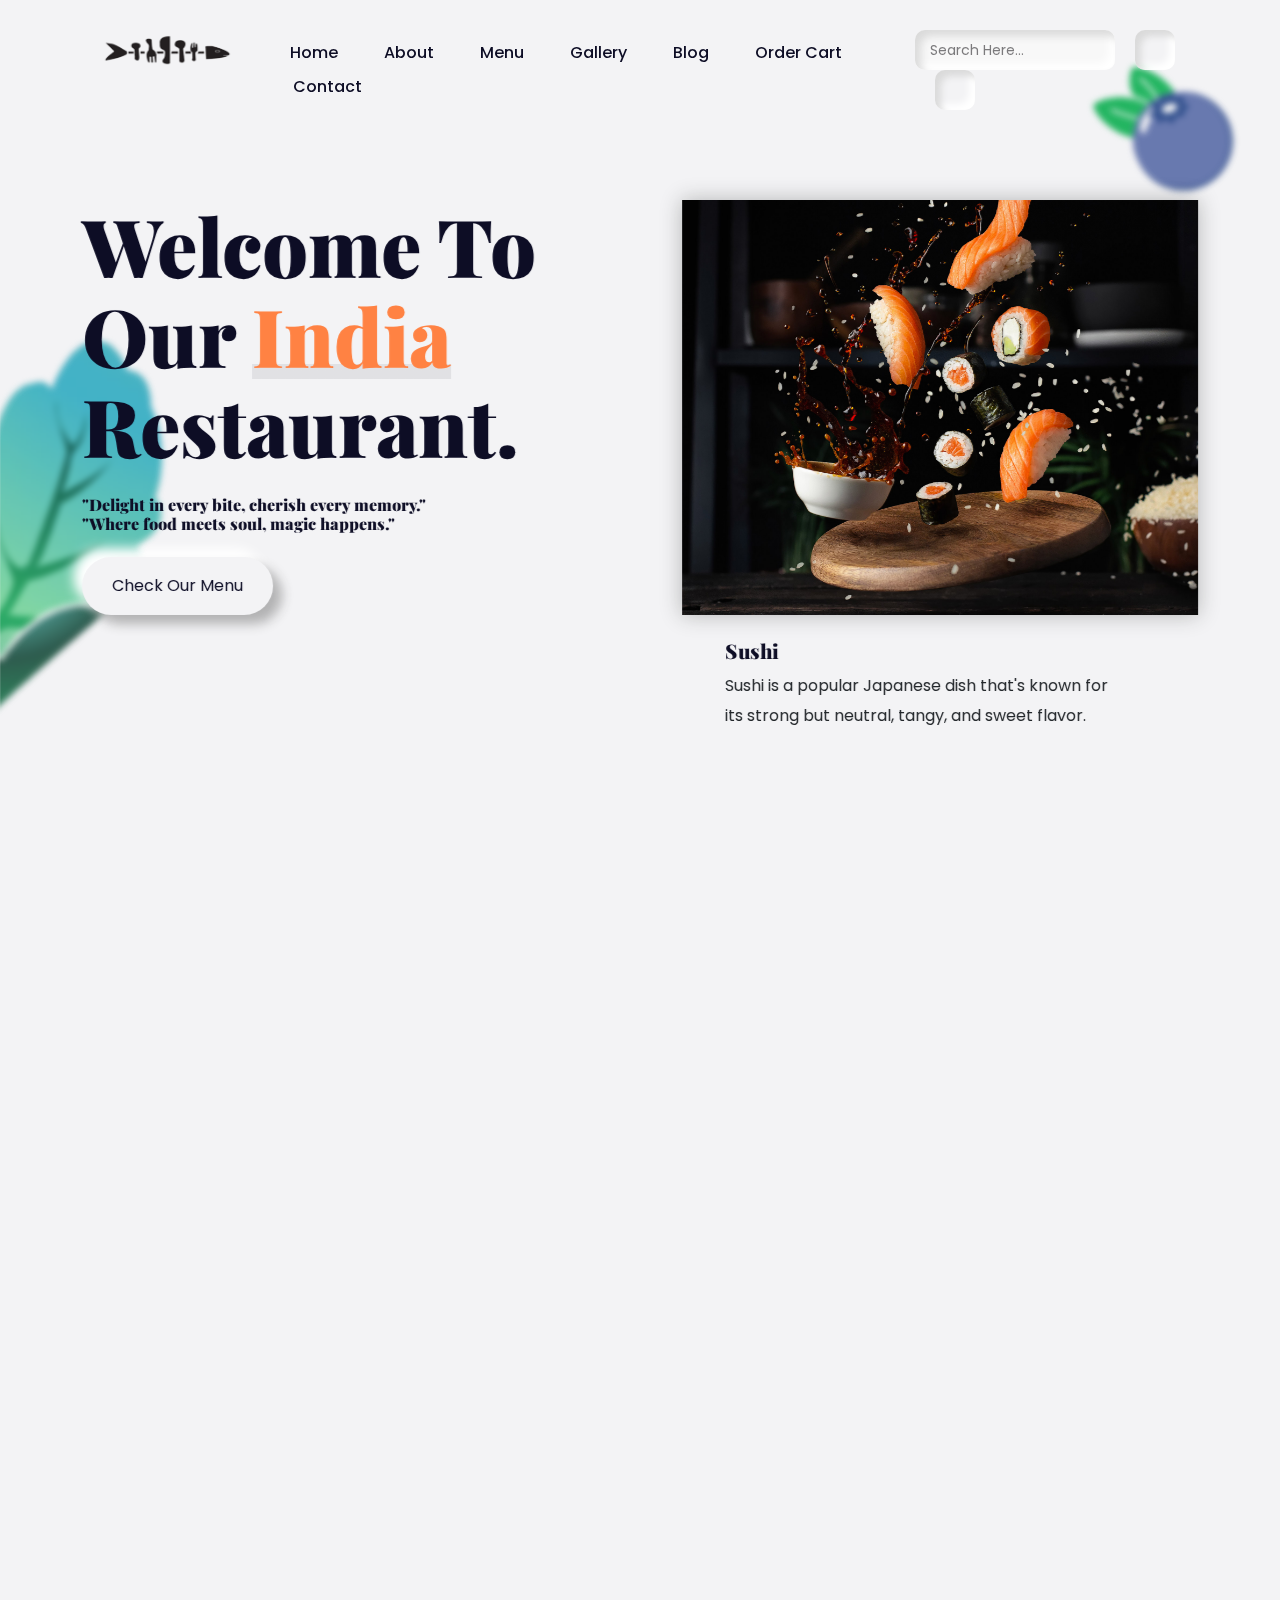
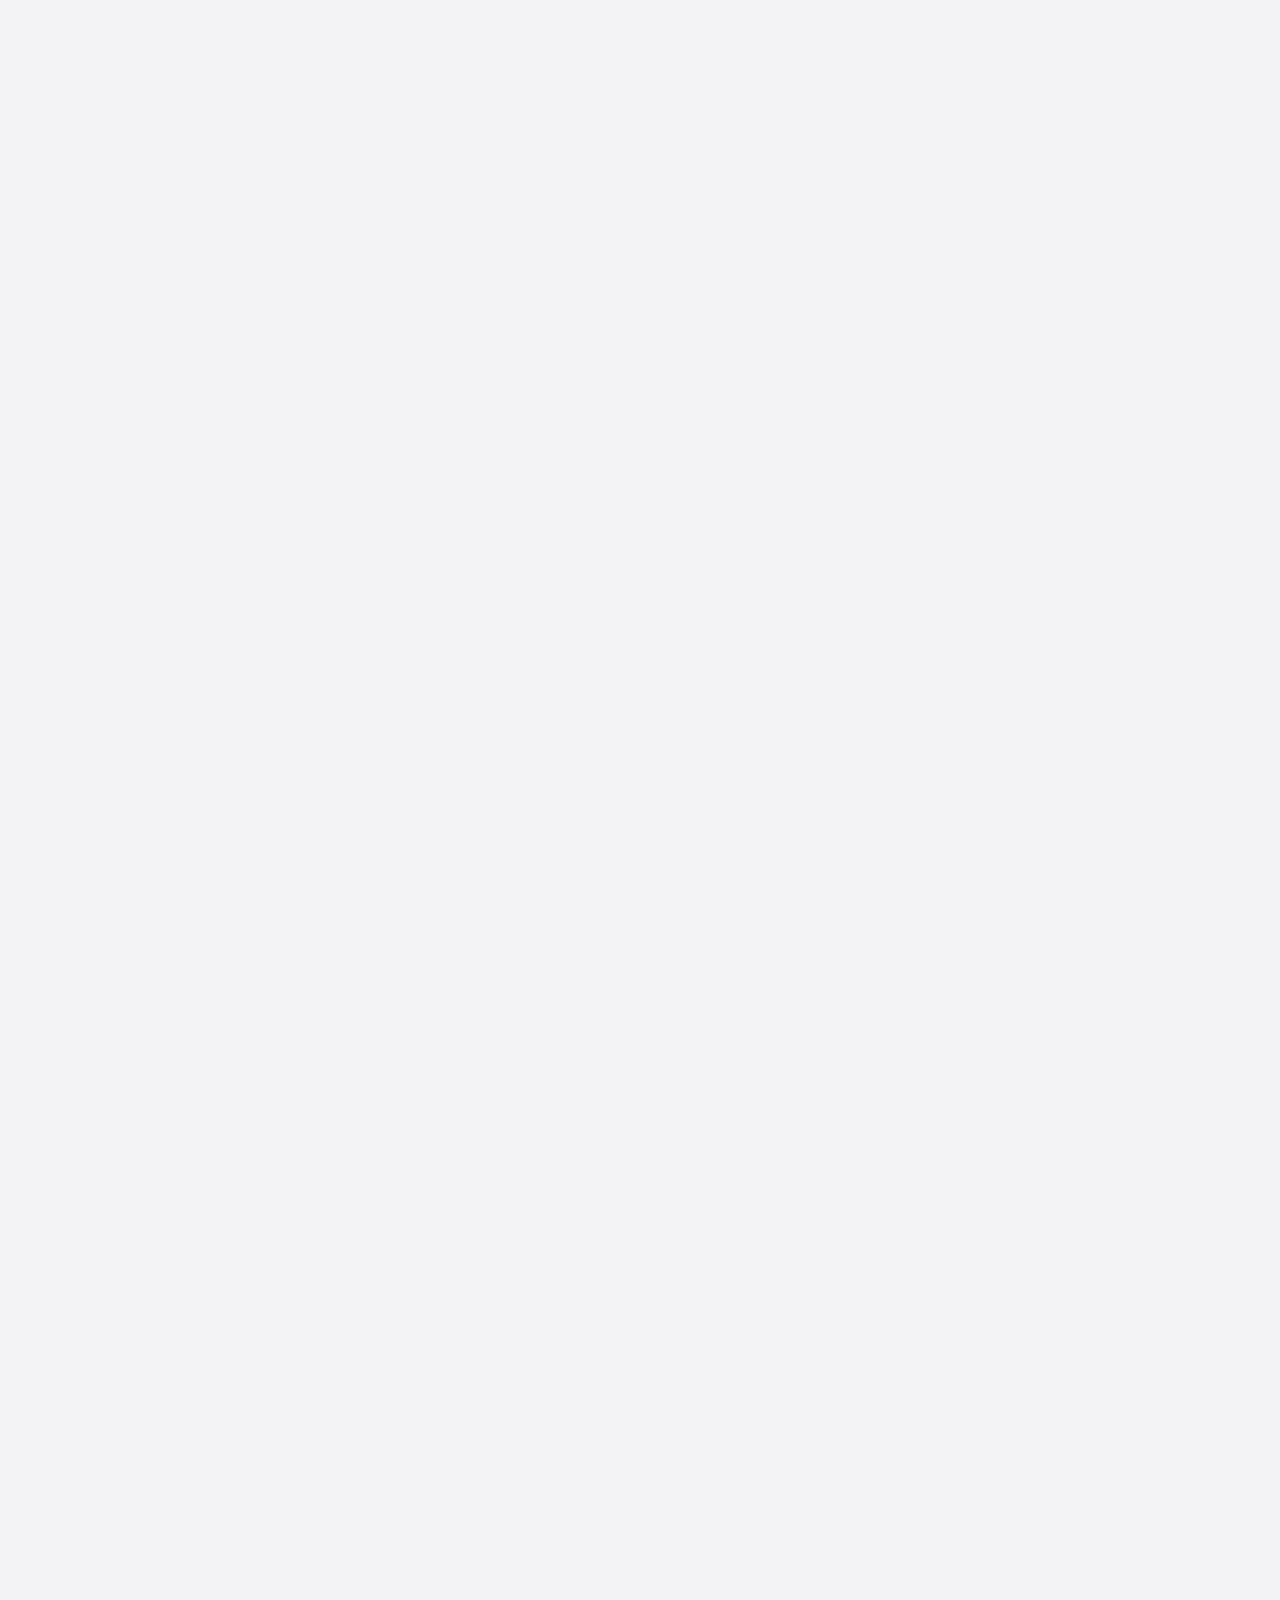
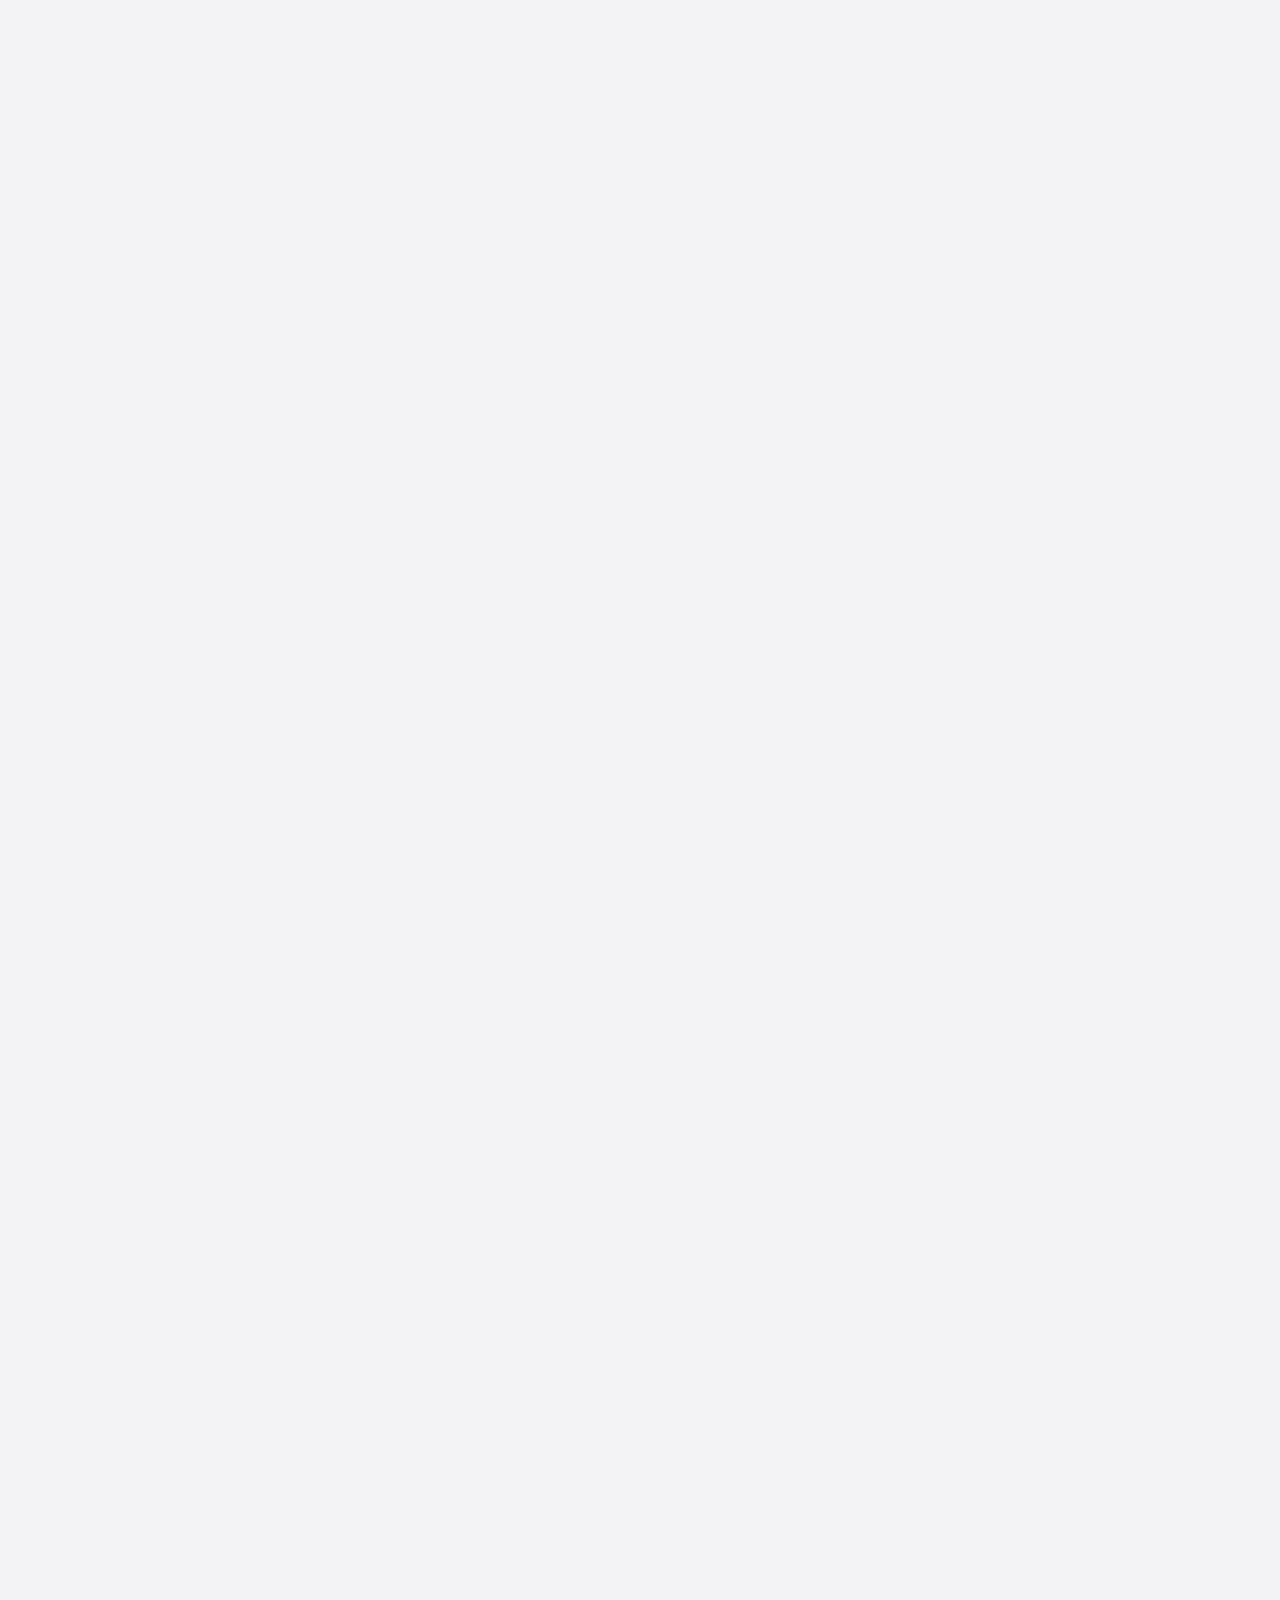
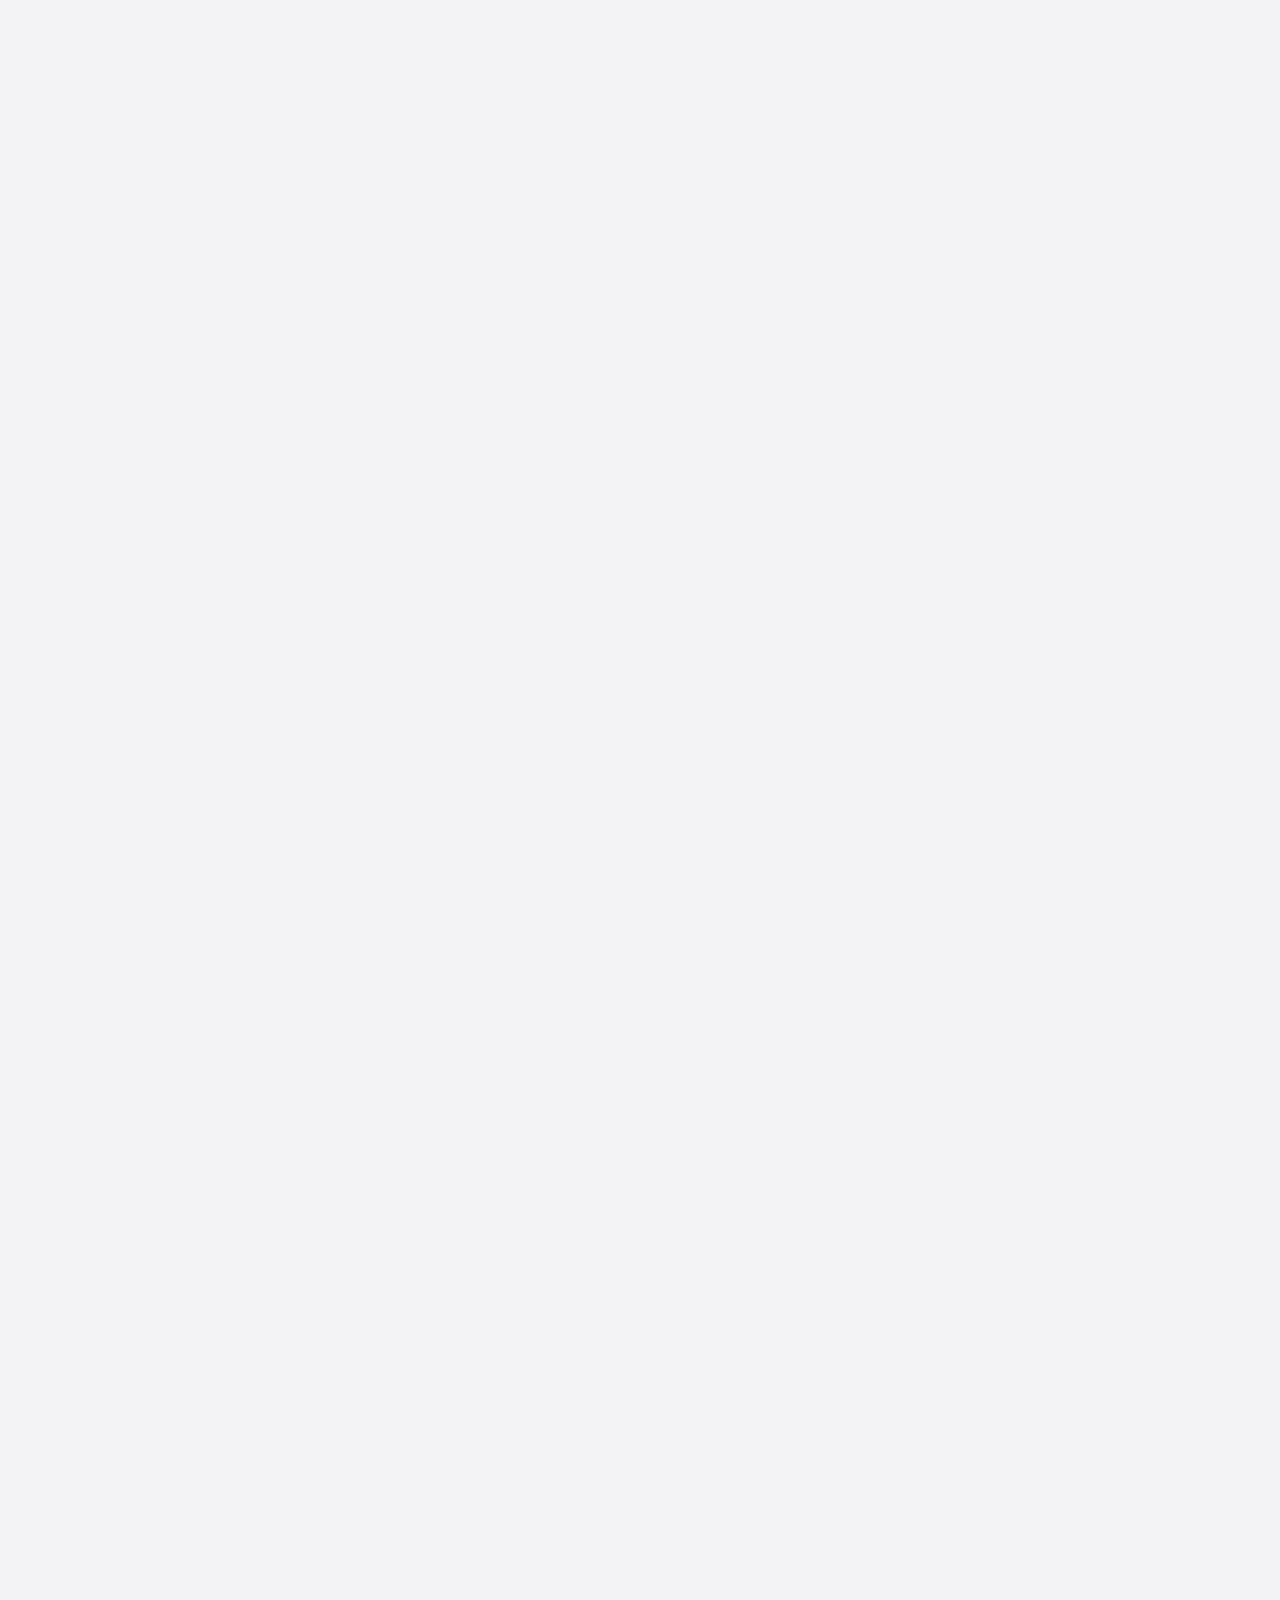
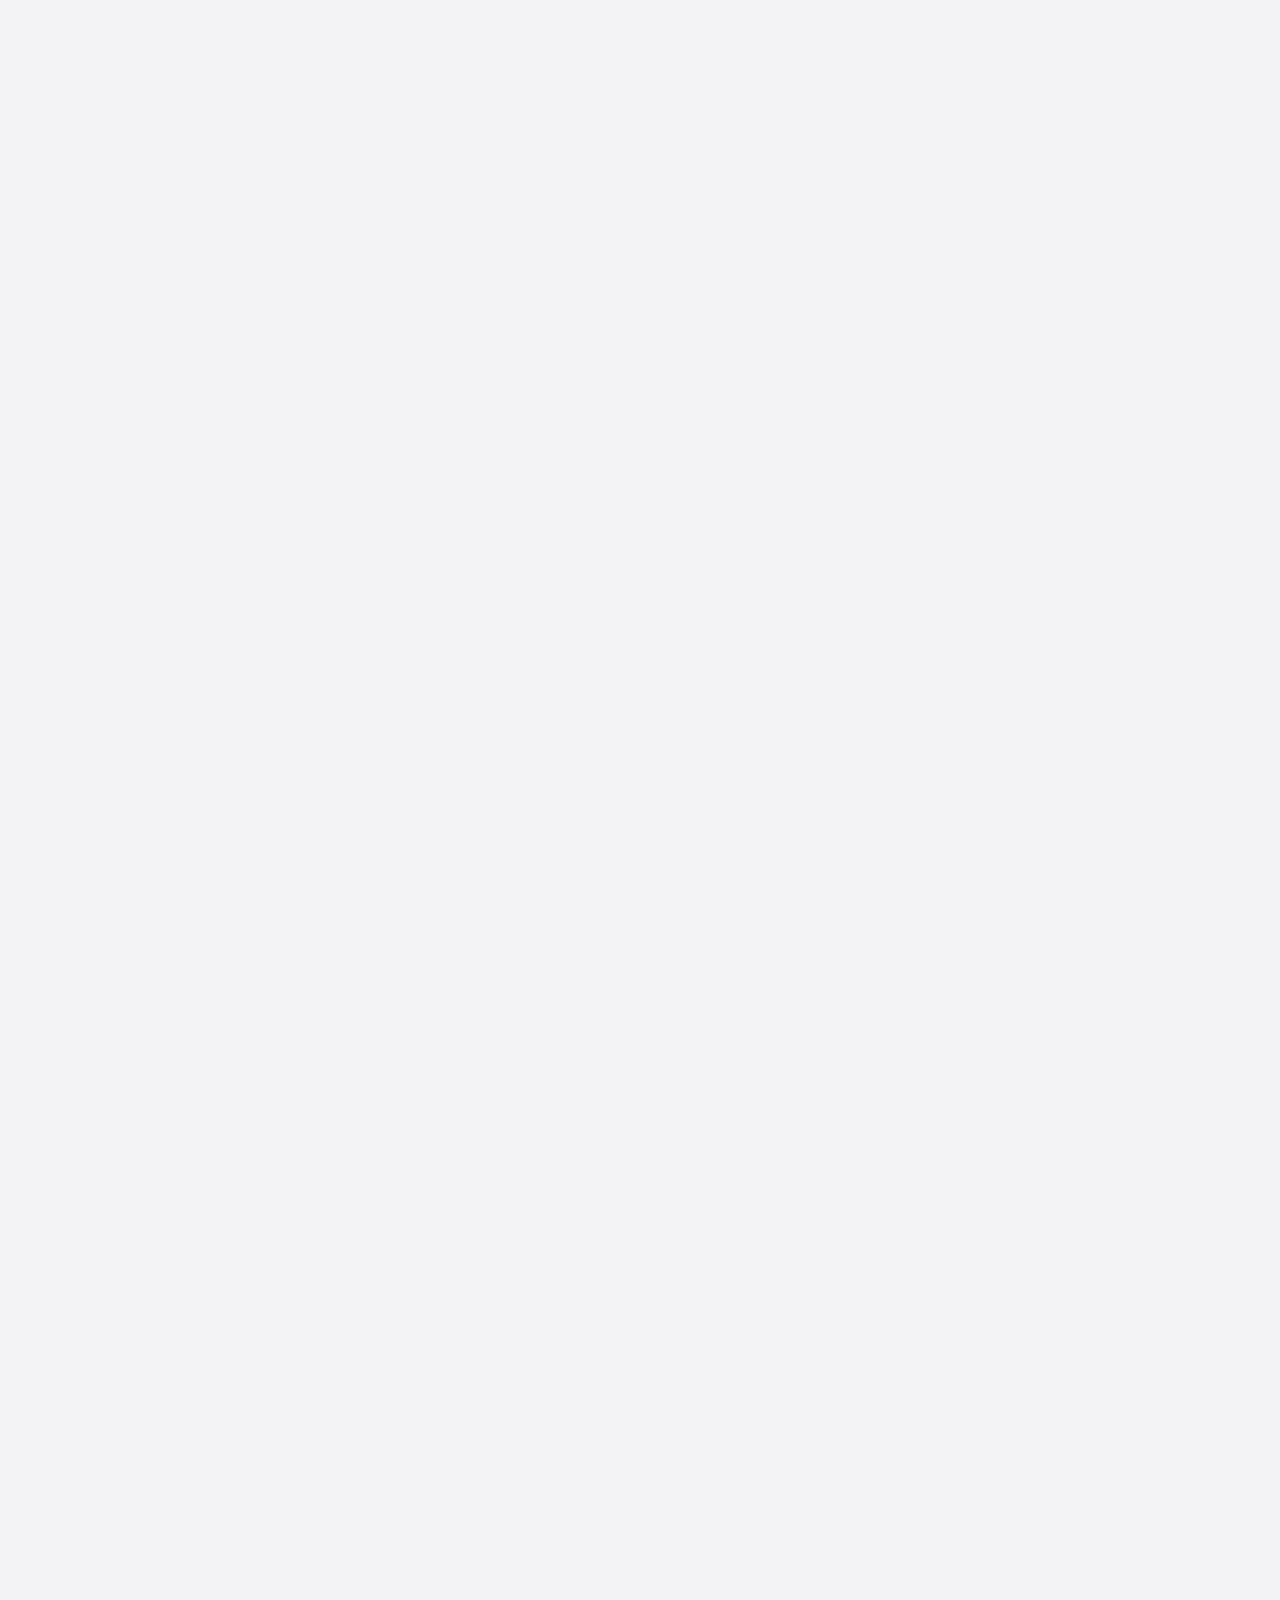
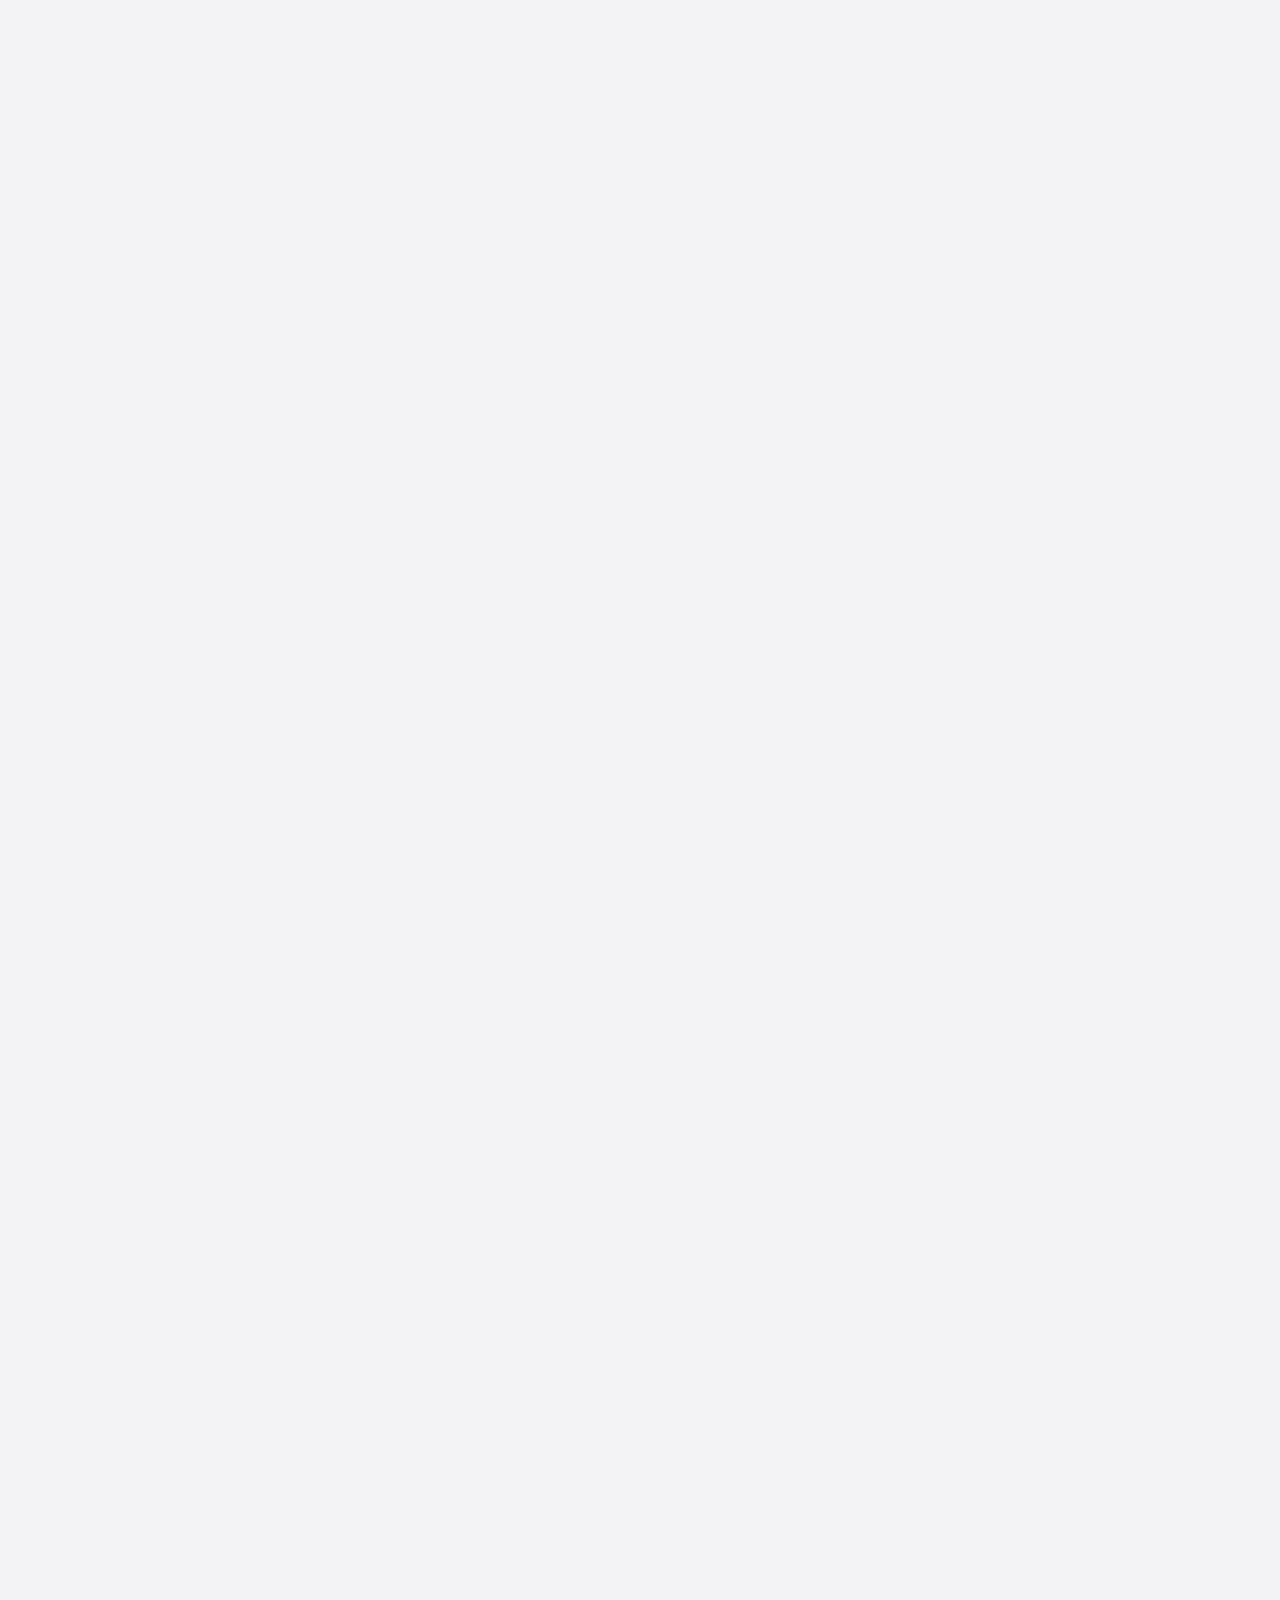
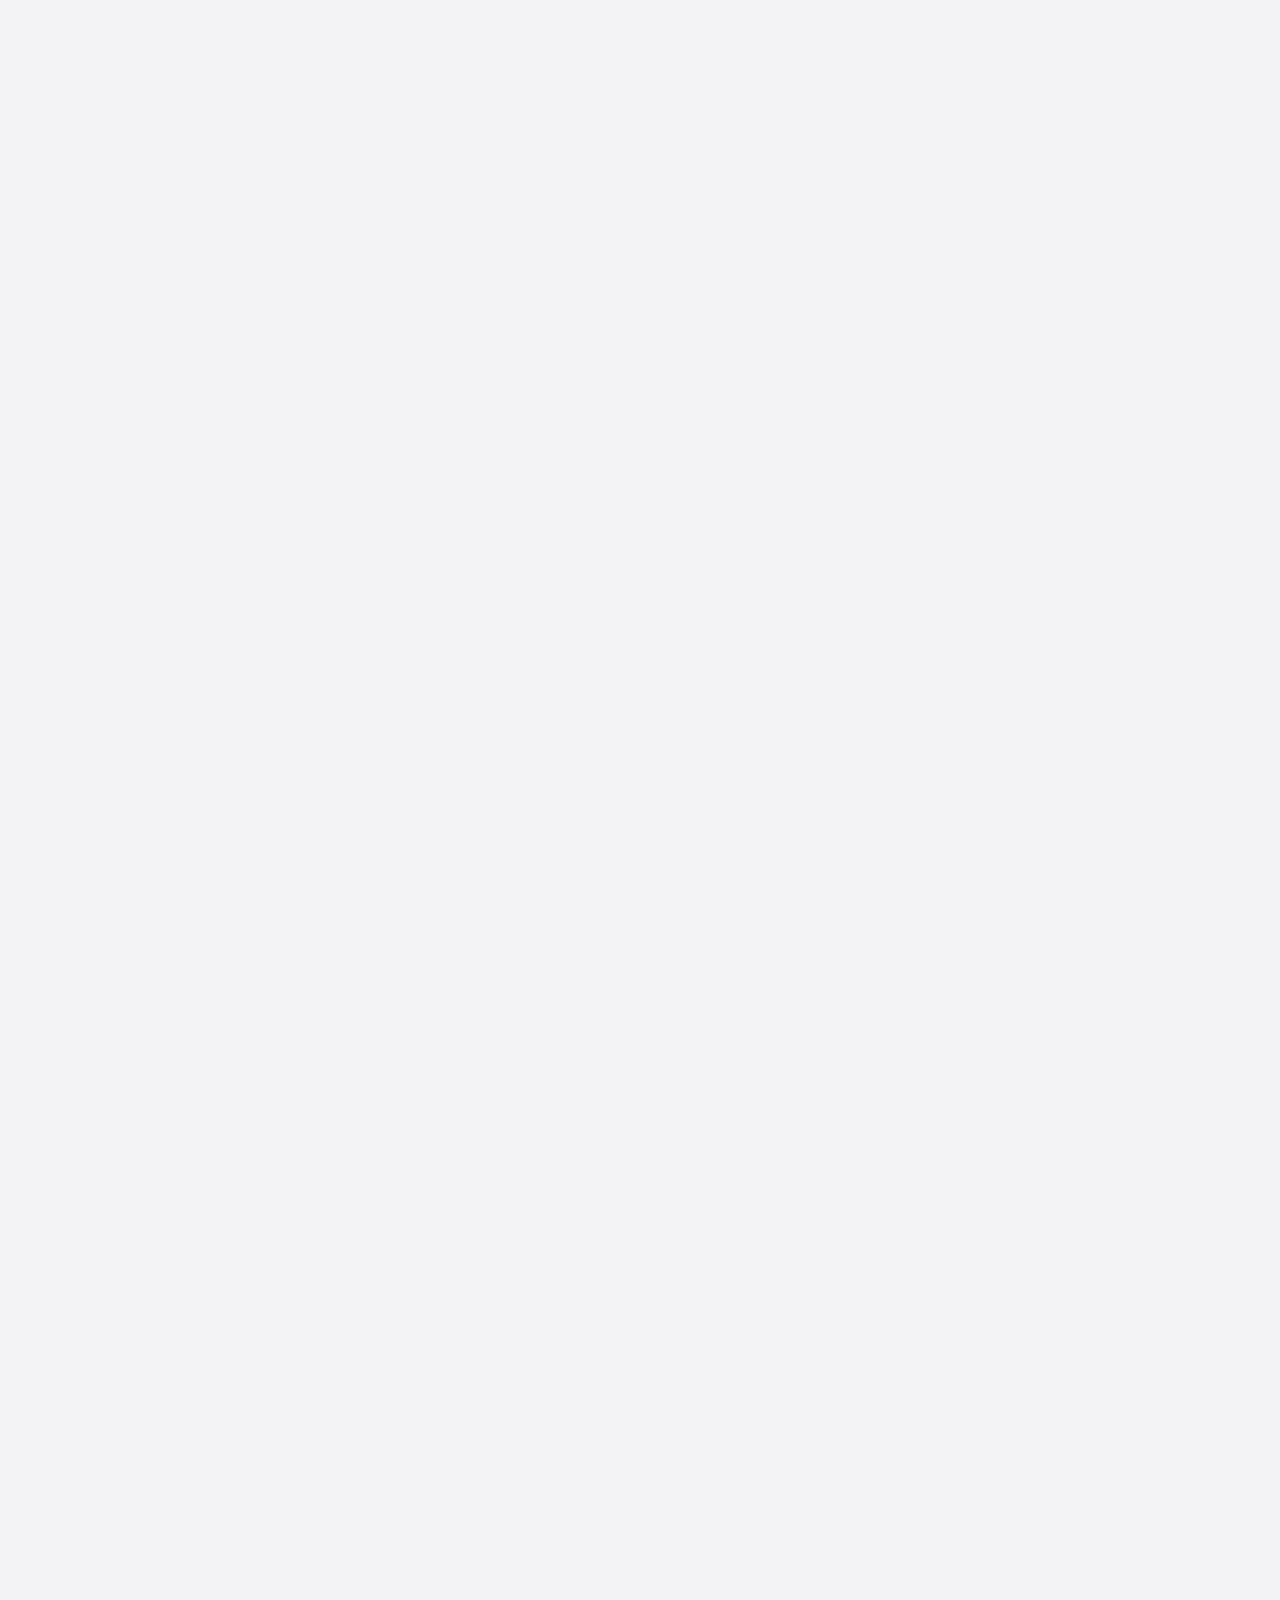
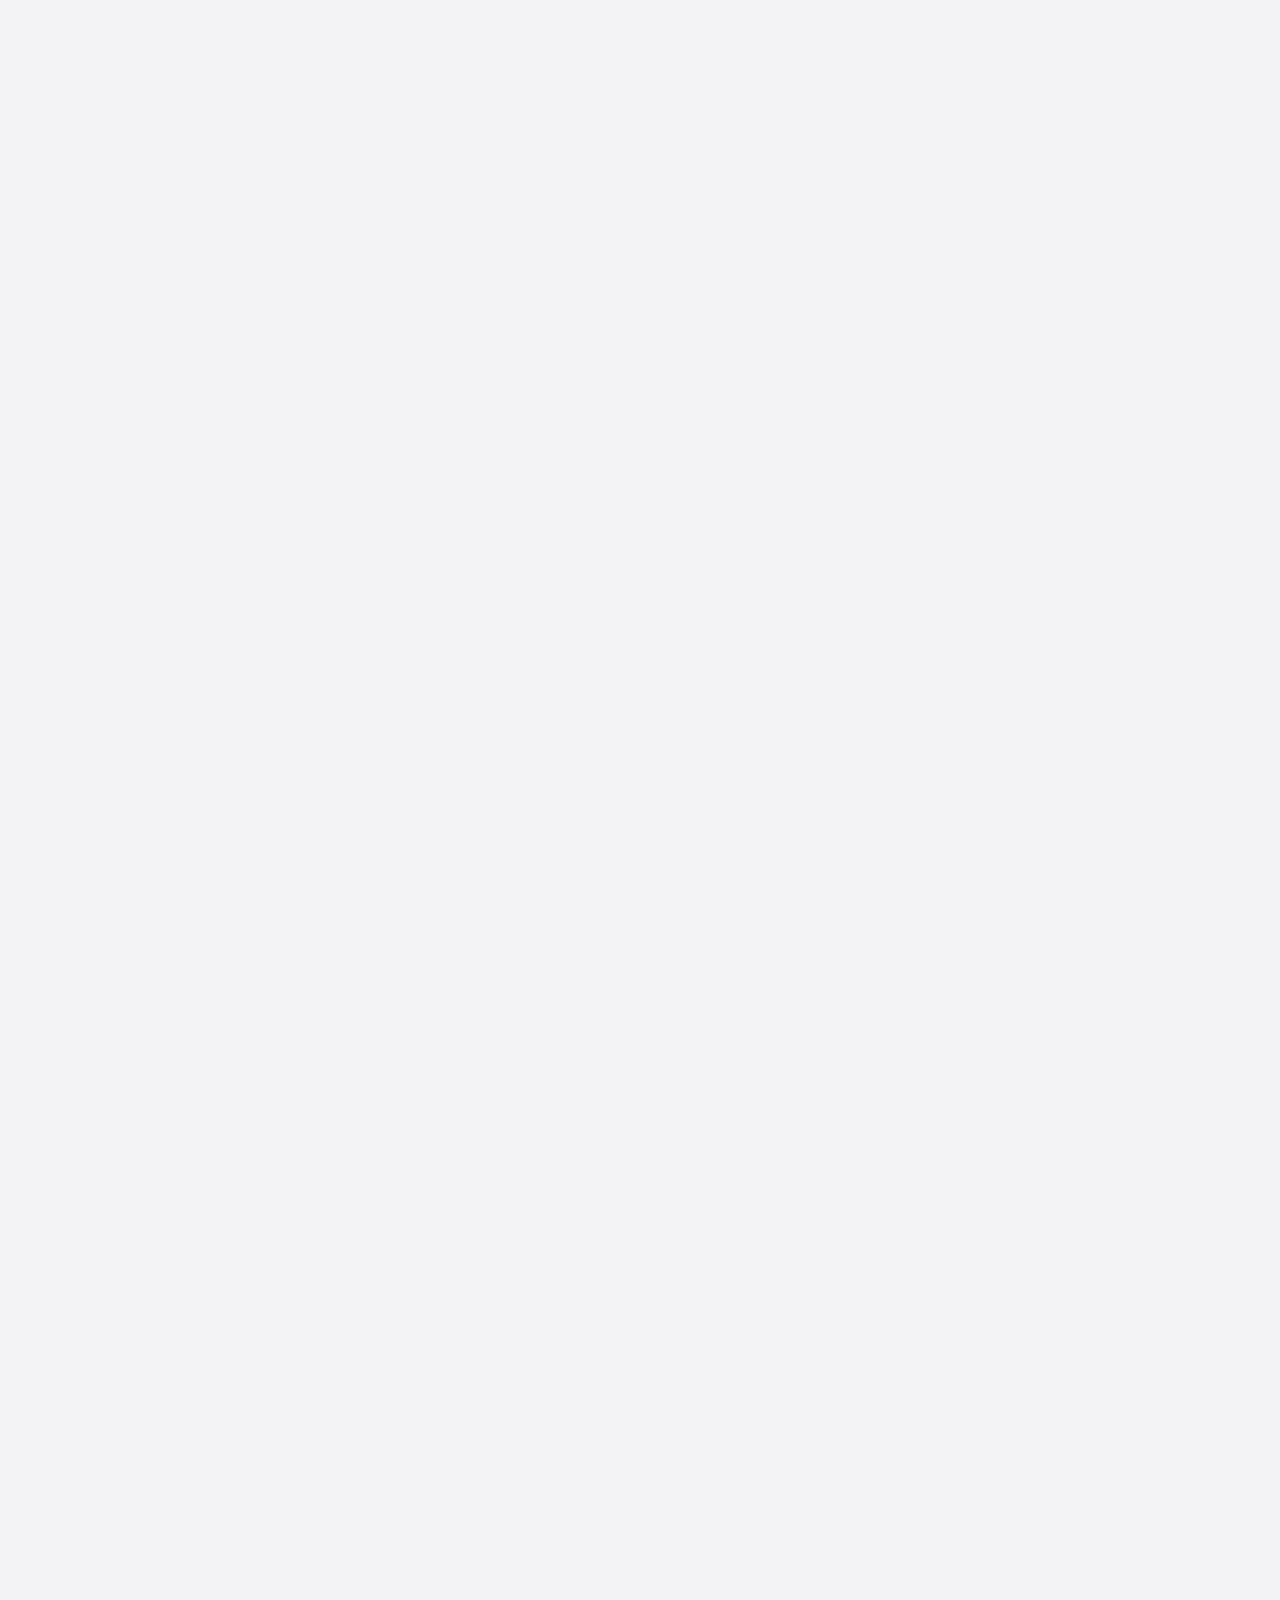
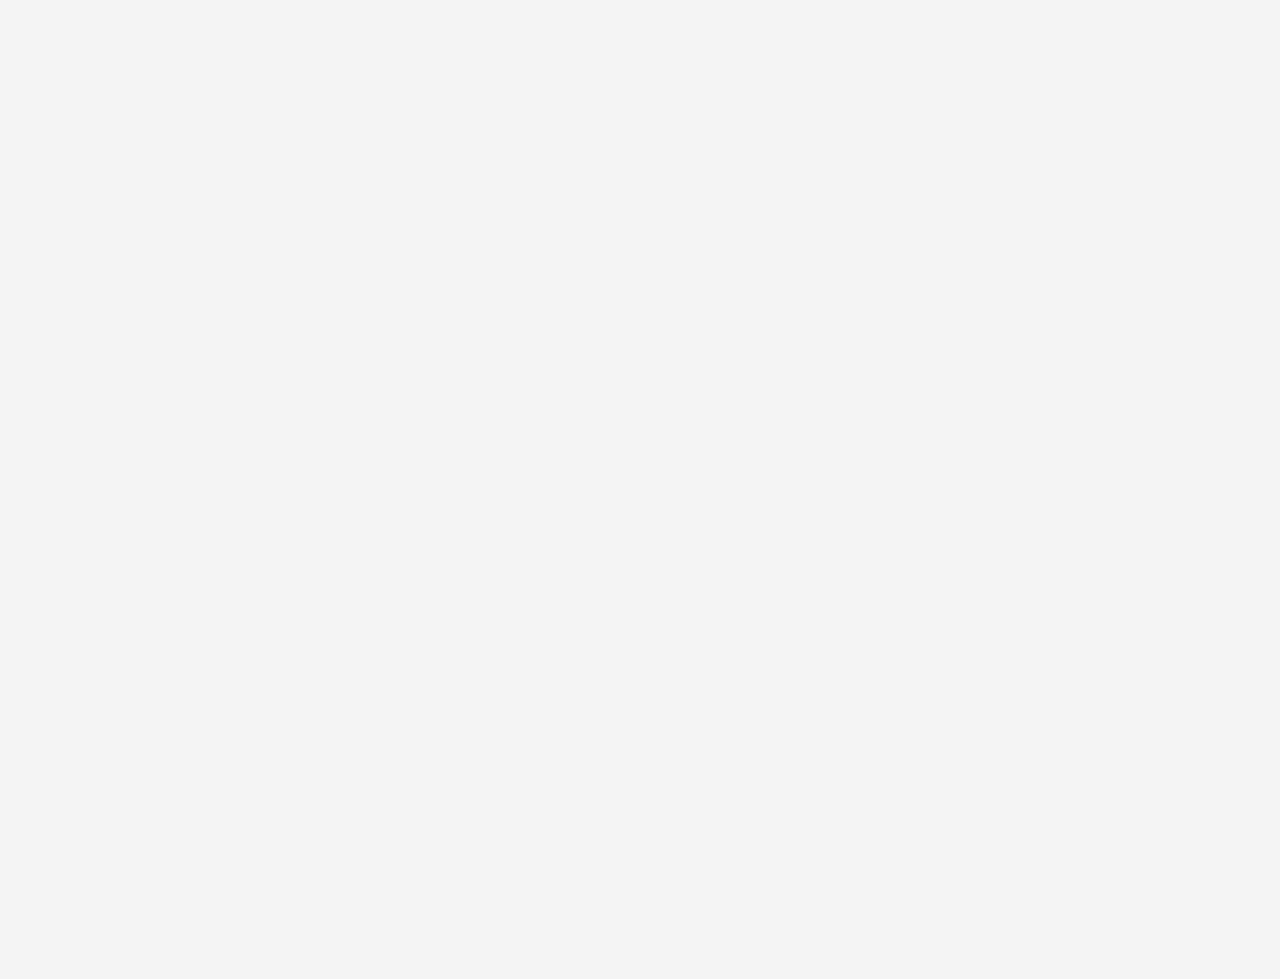
<file: index.html>
<!DOCTYPE html>
<html lang="en">

    <head>
        <meta charset="UTF-8">
        <meta http-equiv="X-UA-Compatible" content="IE=edge">
        <meta name="viewport" content="width=device-width, initial-scale=1.0">
        <title>Rajputana Family Restro</title>
        <!-- for icons  -->
        <link rel="stylesheet"
            href="https://unicons.iconscout.com/release/v4.0.0/css/line.css">
        <!-- bootstrap  -->
        <link rel="stylesheet" href="bootstrap.min.css">
        <!-- for swiper slider  -->
        <link rel="stylesheet" href="swiper-bundle.min.css">

        <!-- fancy box  -->
        <link rel="stylesheet" href="jquery.fancybox.min.css">
        <!-- custom css  -->
        <link rel="stylesheet" href="style.css">
        
        <link rel="stylesheet" href="foodcart.html">

         <link rel="icon" type="image/x-icon" href="FR_favicon.ico">   <!--icon -->

    </head>

    <body class="body-fixed">
        <!-- start of header  -->
        <header class="site-header">
            <div class="container">
                <div class="row">
                    <div class="col-lg-2">
                        <div class="header-logo">
                            <a href="index.html">
                                <img src="logo.png" width="160" height="36"
                                    alt="Logo">
                            </a>
                        </div>
                    </div>
                    <div class="col-lg-10">
                        <div class="main-navigation">
                            <button
                                class="menu-toggle"><span></span><span></span></button>
                            <nav class="header-menu">
                                <ul class="menu food-nav-menu">
                                    <li><a href="#home">Home</a></li>
                                    <li><a href="#about">About</a></li>
                                    <li><a href="#menu">Menu</a></li>
                                    <li><a href="#gallery">Gallery</a></li>
                                    <li><a href="#blog">Blog</a></li>
                                    <li><a href="foodcart.html">Order Cart</a></li>
                                    <li><a href="#contact">Contact</a></li>
                                </ul>
                            </nav>
                            <div class="header-right">
                                <form action="#"
                                    class="header-search-form for-des">
                                    <input type="search" class="form-input"
                                        placeholder="Search Here..."
                                        id="searchInput"
                                        onkeyup="filterMenu()">
                                    <button type="submit">
                                        <i class="uil uil-search"></i>
                                    </button>
                                </form>
                                <a href="foodcart.html" class="header-btn header-cart">
                                    <i class="uil uil-shopping-bag"></i>
                                </a>
                                
                                <a href="login.html" class="header-btn">
                                    <i class="uil uil-user-md"></i>
                                </a>

                            </div>
                        </div>
                    </div>
                </div>
            </div>
        </header>

        <!-- header ends  -->

        <div id="viewport">
            <div id="js-scroll-content">
                <section class="main-banner" id="home">
                    <div class="js-parallax-scene">
                        <div class="banner-shape-1 w-100" data-depth="0.30">
                            <img src="berry.png" alt>
                        </div>
                        <div class="banner-shape-2 w-100" data-depth="0.25">
                            <img src="leaf.png" alt>
                        </div>
                    </div>
                    <div class="sec-wp">
                        <div class="container">
                            <div class="row">
                                <div class="col-lg-6">
                                    <div class="banner-text">
                                        <h1 class="h1-title">
                                            Welcome to our
                                            <span>India</span>
                                            restaurant.
                                        </h1>
                                        <h6>"Delight in every bite, cherish every memory."<br>
                                            "Where food meets soul, magic happens."
                                        </h6>
                                        <div class="banner-btn mt-4">
                                            <a href="#menu"
                                                class="sec-btn">Check our
                                                Menu</a>
                                        </div>
                                    </div>
                                </div>
                                <div class="col-lg-6">
                                    <div class="banner-img-wp">
                                        <div class="banner-img"
                                            style="background-image: url(main-b.jpg);">
                                        </div>
                                    </div>
                                    <div class="banner-img-text mt-4 m-auto">
                                        <h5 class="h5-title">Sushi</h5>
                                        <p>Sushi is a popular Japanese dish
                                            that's known for its strong but neutral, tangy, and sweet flavor.</p>
                                    </div>
                                </div>
                            </div>
                        </div>
                    </div>
                </section>

                <section class="brands-sec">
                    <div class="container">
                        <div class="row">
                            <div class="col-lg-12">
                                <div class="brand-title mb-5">
                                    <h5 class="h5-title">Trusted by 70+
                                        companies</h5>
                                </div>
                                <div class="brands-row">
                                    <div class="brands-box">
                                        <img src="b1.png"
                                            alt>
                                    </div>
                                    <div class="brands-box">
                                        <img src="b2.png"
                                            alt>
                                    </div>
                                    <div class="brands-box">
                                        <img src="b3.png"
                                            alt>
                                    </div>
                                    <div class="brands-box">
                                        <img src="b4.png"
                                            alt>
                                    </div>
                                    <div class="brands-box">
                                        <img src="b5.png"
                                            alt>
                                    </div>
                                </div>
                            </div>
                        </div>
                    </div>
                </section>

                <section class="about-sec section" id="about">
                    <div class="container">
                        <div class="row">
                            <div class="col-lg-12">
                                <div class="sec-title text-center mb-5">
                                    <p class="sec-sub-title mb-3">About Us</p>
                                    <h2 class="h2-title">Discover our
                                        <span>restaurant story</span></h2>
                                    <div class="sec-title-shape mb-4">
                                        <img src="title-shape.svg"
                                            alt>
                                    </div>
                                    <p>"A restaurant is a fantasy - a kind of living fantasy in which diners are the most important members of the cast."
                                        <br> Embark on a culinary journey where passion meets plate, as our restaurant weaves together the rich tapestry of local flavors and innovative techniques,
                                        creating a dining experience that is as unique as our story. From the heart of our kitchen, we present a menu that celebrates fresh, 
                                        seasonal ingredients, expertly prepared to tantalize your taste buds and transport you to a world of culinary delight.</p>
                                </div>
                            </div>
                        </div>
                        <div class="row">
                            <div class="col-lg-8 m-auto">
                                <div class="about-video">
                                    <div class="about-video-img"
                                        style="background-image: url(about.jpg);">
                                    </div>
                                    <div class="play-btn-wp">
                                        <a href="recipe.mp4"
                                            data-fancybox="video"
                                            class="play-btn" autoplay>
                                            <i class="uil uil-play"></i>

                                        </a>
                                        <span>Watch The Recipe</span>
                                    </div>
                                </div>
                            </div>
                        </div>
                    </div>
                </section>

                <section
                    style="background-image: url(menu-bg.png);"
                    class="our-menu section bg-light repeat-img" id="menu">
                    <div class="sec-wp">
                        <div class="container">
                            <div class="row">
                                <div class="col-lg-12">
                                    <div class="sec-title text-center mb-5">
                                        <p class="sec-sub-title mb-3">our
                                            menu</p>
                                        <h2 class="h2-title">wake up early,
                                            <span>eat fresh &
                                                healthy</span></h2>
                                        <div class="sec-title-shape mb-4">
                                            <img
                                                src="title-shape.svg"
                                                alt>
                                        </div>
                                    </div>
                                </div>
                            </div>
                            <div class="menu-tab-wp">
                                <div class="row">
                                    <div class="col-lg-12 m-auto">
                                        <div class="menu-tab text-center">
                                            <ul class="filters">
                                                <div
                                                    class="filter-active"></div>
                                                <li class="filter"
                                                    data-filter=".all, .breakfast, .lunch, .dinner, .SpecialVeg">
                                                    <img
                                                        src="menu-1.png"
                                                        alt>
                                                    All
                                                </li>
                                                <li class="filter"
                                                    data-filter=".breakfast">
                                                    <img
                                                        src="menu-2.png"
                                                        alt>
                                                    Breakfast
                                                </li>
                                                <li class="filter"
                                                    data-filter=".lunch">
                                                    <img
                                                        src="menu-3.png"
                                                        alt>
                                                    Lunch
                                                </li>
                                                <li class="filter"
                                                    data-filter=".dinner">
                                                    <img
                                                        src="menu-4.png"
                                                        alt>
                                                    Dinner
                                                </li>
                                                <li class="filter" data-filter=".specialVeg">
                                                    <img src="menu-5.png" alt="">
                                                    SpecialVeg
                                                </li>
                                            </ul>
                                        </div>
                                    </div>
                                </div>
                            </div>
                            <div class="sec-wp">
                                <div class="container">
                                    <div class="menu-list-row"
                                        id="dishContainer">
                                        <div
                                            class="row g-xxl-5 bydefault_show"
                                            id="menu-dish">

                                            <div
                                                class="col-lg-4 col-sm-6 dish-box-wp specialVeg">
                                                <div
                                                    class="dish-box text-center">
                                                    <div class="dist-img">
                                                        <img
                                                            src="9.png"
                                                            alt>
                                                    </div>
                                                    <div
                                                        class="dish-rating">
                                                        5
                                                        <i
                                                            class="uil uil-star"></i>
                                                    </div>
                                                    <div class="dish-title">
                                                        <h3 class="h3-title">Panner Masala</h3>
                                                        <p>120 calories</p>
                                                    </div>
                                                    <div
                                                        class="dist-bottom-row">

                                                        <p>Type : Veg</p><hr>
                                                        <ul>
                                                            <li>
                                                                <b>Rs. 299</b>
                                                            </li>
                                                            <li>
                                                                <button
                                                                    class="dish-add-btn" onclick="addToCart('Panner Masala', 299,'9.png')">
                                                                    <i class="uil uil-plus"></i>
                                                                </button>
                                                            </li>
                                                        </ul>
                                                    </div>
                                                </div>
                                            </div>

                                            <div
                                                class="col-lg-4 col-sm-6 dish-box-wp specialVeg">
                                                <div
                                                    class="dish-box text-center">
                                                    <div class="dist-img">
                                                        <img
                                                            src="8.png"
                                                            alt>
                                                    </div>
                                                    <div
                                                        class="dish-rating">
                                                        4.5
                                                        <i
                                                            class="uil uil-star"></i>
                                                    </div>
                                                    <div class="dish-title">
                                                        <h3 class="h3-title">Maui poke</h3>
                                                        <p>120 calories</p>
                                                    </div>
                                                    <div
                                                        class="dist-bottom-row">

                                                        <p>Type : Veg</p><hr>
                                                        <ul>
                                                            <li>
                                                                <b>Rs. 149</b>
                                                            </li>
                                                            <li>
                                                                <button
                                                                    class="dish-add-btn" onclick="addToCart('Maui poke', 149,'8.png')">
                                                                    <i class="uil uil-plus"></i>
                                                                </button>
                                                            </li>
                                                        </ul>
                                                    </div>
                                                </div>
                                            </div>

                                            <div
                                                class="col-lg-4 col-sm-6 dish-box-wp specialVeg">
                                                <div
                                                    class="dish-box text-center">
                                                    <div class="dist-img">
                                                        <img
                                                            src="7.png"
                                                            alt>
                                                    </div>
                                                    <div
                                                        class="dish-rating">
                                                        4
                                                        <i
                                                            class="uil uil-star"></i>
                                                    </div>
                                                    <div class="dish-title">
                                                        <h3 class="h3-title">Spicy Panner Stir-Fry </h3>
                                                        <p>100 calories</p>
                                                    </div>
                                                    <div
                                                        class="dist-bottom-row">

                                                        <p>Type : Veg</p><hr>
                                                        <ul>
                                                            <li>
                                                                <b>Rs. 210</b>
                                                            </li>
                                                            <li>
                                                                <button
                                                                    class="dish-add-btn" onclick="addToCart('Spicy Panner Stir-Fry', 210,'7.png')">
                                                                    <i class="uil uil-plus"></i>
                                                                </button>
                                                            </li>
                                                        </ul>
                                                    </div>
                                                </div>
                                            </div>

                                            <div
                                                class="col-lg-4 col-sm-6 dish-box-wp breakfast">
                                                <div
                                                    class="dish-box text-center">
                                                    <div class="dist-img">
                                                        <img
                                                            src="1.png"
                                                            alt>
                                                    </div>
                                                    <div
                                                        class="dish-rating">
                                                        5
                                                        <i
                                                            class="uil uil-star"></i>
                                                    </div>
                                                    <div class="dish-title">
                                                        <h3 class="h3-title">Chicken Veggies</h3>
                                                        <p>100 calories</p>
                                                    </div>
                                                    <div
                                                        class="dist-bottom-row">

                                                        <p>Type : Non-Veg</p><hr>
                                                        <ul>
                                                            <li>
                                                                <b>Rs. 399</b>
                                                            </li>
                                                            <li>
                                                                <button
                                                                    class="dish-add-btn" onclick="addToCart('Chicken Veggies', 399,'1.png')">
                                                                    <i class="uil uil-plus"></i>
                                                                </button>
                                                            </li>
                                                        </ul>
                                                    </div>
                                                </div>
                                            </div>

                                            <div
                                                class="col-lg-4 col-sm-6 dish-box-wp breakfast">
                                                <div
                                                    class="dish-box text-center" data-id="1">
                                                    <div class="dist-img">
                                                        <img
                                                            src="10.png" alt>
                                                    </div>
                                                    <div
                                                        class="dish-rating">
                                                        4.5
                                                        <i
                                                            class="uil uil-star"></i>
                                                    </div>
                                                    <div class="dish-title">
                                                        <h3
                                                            class="h3-title">Protein Bowl</h3>
                                                        <p>80 calories</p>
                                                    </div>
                                                    <div
                                                        class="dist-bottom-row">
                                                        <p>Type : Veg</p><hr>
                                                        <ul>
                                                            <li>
                                                                <b>Rs.
                                                                    159</b>
                                                            </li>
                                                            <li>
                                                                <button
                                                                    class="dish-add-btn"
                                                                    onclick="addToCart('Protein Bowl', 159,'10.png')">
                                                                    <i
                                                                        class="uil uil-plus"></i>
                                                                </button>
                                                            </li>
                                                        </ul>
                                                    </div>
                                                </div>
                                            </div>

                                            <div
                                                class="col-lg-4 col-sm-6 dish-box-wp breakfast">
                                                <div
                                                    class="dish-box text-center" data-id="1">
                                                    <div class="dist-img">
                                                        <img
                                                            src="2.png" alt>
                                                    </div>
                                                    <div
                                                        class="dish-rating">
                                                        4.5
                                                        <i
                                                            class="uil uil-star"></i>
                                                    </div>
                                                    <div class="dish-title">
                                                        <h3
                                                            class="h3-title">Grilled
                                                            Chicken</h3>
                                                        <p>120 calories</p>
                                                    </div>
                                                    <div
                                                        class="dist-bottom-row">
                                                        <p>Type : Non-Veg</p><hr>
                                                        <ul>
                                                            <li>
                                                                <b>Rs.
                                                                    259</b>
                                                            </li>
                                                            <li>
                                                                <button
                                                                    class="dish-add-btn"
                                                                    onclick="addToCart('Grilled Chicken', 259,'2.png')">
                                                                    <i
                                                                        class="uil uil-plus"></i>
                                                                </button>
                                                            </li>
                                                        </ul>
                                                    </div>
                                                </div>
                                            </div>

                                            <div
                                                class="col-lg-4 col-sm-6 dish-box-wp lunch">
                                                <div
                                                    class="dish-box text-center">
                                                    <div class="dist-img">
                                                        <img
                                                            src="3.png"
                                                            alt>
                                                    </div>
                                                    <div
                                                        class="dish-rating">
                                                        4
                                                        <i
                                                            class="uil uil-star"></i>
                                                    </div>
                                                    <div class="dish-title">
                                                        <h3
                                                            class="h3-title">Panner
                                                            Noodles</h3>
                                                        <p>100 calories</p>
                                                    </div>
                                                    <div
                                                        class="dist-bottom-row">
                                                        <p>Type : Veg</p><hr>
                                                        <ul>
                                                            <li>
                                                                <b>Rs.
                                                                    149</b>
                                                            </li>
                                                            <li>
                                                                <button
                                                                    class="dish-add-btn"
                                                                    onclick="addToCart('Panner Noodles', 149,'3.png')">
                                                                    <i
                                                                        class="uil uil-plus"></i>
                                                                </button>
                                                            </li>
                                                        </ul>
                                                    </div>
                                                </div>
                                            </div>

                                            <div
                                                class="col-lg-4 col-sm-6 dish-box-wp lunch">
                                                <div
                                                    class="dish-box text-center">
                                                    <div class="dist-img">
                                                        <img
                                                            src="12.png"
                                                            alt>
                                                    </div>
                                                    <div
                                                        class="dish-rating">
                                                        4.5
                                                        <i
                                                            class="uil uil-star"></i>
                                                    </div>
                                                    <div class="dish-title">
                                                        <h3
                                                            class="h3-title">Poke Dish</h3>
                                                        <p>80 calories</p>
                                                    </div>
                                                    <div
                                                        class="dist-bottom-row">
                                                        <p>Type : Veg</p><hr>
                                                        <ul>
                                                            <li>
                                                                <b>Rs.
                                                                    179</b>
                                                            </li>
                                                            <li>
                                                                <button
                                                                    class="dish-add-btn"
                                                                    onclick="addToCart('Poke Dish', 179,'12.png')">
                                                                    <i
                                                                        class="uil uil-plus"></i>
                                                                </button>
                                                            </li>
                                                        </ul>
                                                    </div>
                                                </div>
                                            </div>

                                            <div
                                                class="col-lg-4 col-sm-6 dish-box-wp lunch">
                                                <div
                                                    class="dish-box text-center">
                                                    <div class="dist-img">
                                                        <img
                                                            src="4.png"
                                                            alt>
                                                    </div>
                                                    <div
                                                        class="dish-rating">
                                                        4.5
                                                        <i
                                                            class="uil uil-star"></i>
                                                    </div>
                                                    <div class="dish-title">
                                                        <h3
                                                            class="h3-title">Chicken
                                                            Noodles</h3>
                                                        <p>120 calories</p>
                                                    </div>
                                                    <div
                                                        class="dist-bottom-row">
                                                        <p>Type : Non-Veg</p><hr>
                                                        <ul>
                                                            <li>
                                                                <b>Rs.
                                                                    379</b>
                                                            </li>
                                                            <li>
                                                                <button
                                                                    class="dish-add-btn"
                                                                    onclick="addToCart('Chicken Noodles', 379,'4.png')">
                                                                    <i
                                                                        class="uil uil-plus"></i>
                                                                </button>
                                                            </li>
                                                        </ul>
                                                    </div>
                                                </div>
                                            </div>

                                            <div
                                                class="col-lg-4 col-sm-6 dish-box-wp dinner">
                                                <div
                                                    class="dish-box text-center">
                                                    <div class="dist-img">
                                                        <img
                                                            src="5.png"
                                                            alt>
                                                    </div>
                                                    <div
                                                        class="dish-rating">
                                                        4
                                                        <i
                                                            class="uil uil-star"></i>
                                                    </div>
                                                    <div class="dish-title">
                                                        <h3
                                                            class="h3-title">Bread
                                                            Boiled Egg</h3>
                                                        <p>80 calories</p>
                                                    </div>
                                                    <div
                                                        class="dist-bottom-row">
                                                        <p>Type : Non-Veg</p><hr>
                                                        <ul>
                                                            <li>
                                                                <b>Rs.
                                                                    99</b>
                                                            </li>
                                                            <li>
                                                                <button
                                                                    class="dish-add-btn"
                                                                    onclick="addToCart('Bread Boiled Egg', 99,'5.png')">
                                                                    <i
                                                                        class="uil uil-plus"></i>
                                                                </button>
                                                            </li>
                                                        </ul>
                                                    </div>
                                                </div>
                                            </div>

                                            <div
                                                class="col-lg-4 col-sm-6 dish-box-wp dinner">
                                                <div
                                                    class="dish-box text-center">
                                                    <div class="dist-img">
                                                        <img
                                                            src="11.png"
                                                            alt>
                                                    </div>
                                                    <div
                                                        class="dish-rating">
                                                        5
                                                        <i
                                                            class="uil uil-star"></i>
                                                    </div>
                                                    <div class="dish-title">
                                                        <h3
                                                            class="h3-title">Quinoa Meat</h3>
                                                        <p>100 calories</p>
                                                    </div>
                                                    <div
                                                        class="dist-bottom-row">
                                                        <p>Type : Non-Veg</p><hr>
                                                        <ul>
                                                            <li>
                                                                <b>Rs.
                                                                    299</b>
                                                            </li>
                                                            <li>
                                                                <button
                                                                    class="dish-add-btn"
                                                                    onclick="addToCart('Quinoa Meat', 299,'11.png')">
                                                                    <i
                                                                        class="uil uil-plus"></i>
                                                                </button>
                                                            </li>
                                                        </ul>
                                                    </div>
                                                </div>
                                            </div>

                                            <div
                                                class="col-lg-4 col-sm-6 dish-box-wp dinner">
                                                <div
                                                    class="dish-box text-center">
                                                    <div class="dist-img">
                                                        <img
                                                            src="6.png"
                                                            alt>
                                                    </div>
                                                    <div
                                                        class="dish-rating">
                                                        4.5
                                                        <i
                                                            class="uil uil-star"></i>
                                                    </div>
                                                    <div class="dish-title">
                                                        <h3
                                                            class="h3-title">Immunity
                                                            Dish</h3>
                                                        <p>120 calories</p>
                                                    </div>
                                                    <div
                                                        class="dist-bottom-row">
                                                        <p>Type : Veg</p><hr>
                                                        <ul>
                                                            <li>
                                                                <b>Rs.
                                                                    159</b>
                                                            </li>
                                                            <li>
                                                                <button
                                                                    class="dish-add-btn"
                                                                    onclick="addToCart('Immunity Dish', 159,'6.png')">
                                                                    <i
                                                                        class="uil uil-plus"></i>
                                                                </button>
                                                            </li>
                                                        </ul>
                                                    </div>
                                                </div>
                                            </div>
                                        </div>
                                    </div>
                                </div>
                            </div>
                        </section>

                        <section class="two-col-sec section">
                            <div class="container">
                                <div class="row align-items-center">
                                    <div class="col-lg-5">
                                        <div class="sec-img mt-5">
                                            <img src="pizza.png"
                                                alt>
                                        </div>
                                    </div>
                                    <div class="col-lg-7">
                                        <div class="sec-text">
                                            <h2 class="xxl-title">Chicken
                                                Pepperoni</h2>
                                            <p>Chicken and pepperoni was
                                                honestly a combo I hadn't
                                                considered until suggested by
                                                viewer. And let me tell
                                                you...it's insane.
                                                This could be served as is, with
                                                a salad maybe. Or for a slightly
                                                heartier version, on top of rice
                                                or pasta.
                                            </p>
                                            <p>There are many types of pepperoni
                                                available in grocery stores
                                                across the country, but in
                                                general,
                                                pepperoni tastes porky and
                                                spiced – though generally not
                                                spicy. It is deeply savory and
                                                salty,
                                                with a nice chew to it from the
                                                ratio of fat to lean.
                                            </p>

                                        </div>
                                    </div>
                                </div>
                            </div>
                        </section>

                        <section class="two-col-sec section pt-0">
                            <div class="container">
                                <div class="row align-items-center">
                                    <div class="col-lg-6 order-lg-1 order-2">
                                        <div class="sec-text">
                                            <h2 class="xxl-title">Sashimi Sushi
                                                Maki Platter</h2>
                                            <p>A sashimi, sushi, and maki
                                                platter typically offers a
                                                diverse range of flavors and
                                                textures, with the sashimi
                                                highlighting the clean, fresh
                                                taste of raw fish,
                                                the sushi providing a balanced
                                                combination of rice and fish,
                                                and the maki rolls adding a
                                                satisfying crunch from the
                                                seaweed (nori) while still
                                                showcasing the filling
                                                ingredients.</p>
                                            <p> overall, a well-prepared platter
                                                provides a delightful experience
                                                for seafood lovers, allowing you
                                                to enjoy the nuanced flavors of
                                                different fish preparations.</p>
                                        </div>
                                    </div>
                                    <div class="col-lg-6 order-lg-2 order-1">
                                        <div class="sec-img">
                                            <img src="sushi.png"
                                                alt>
                                        </div>
                                    </div>
                                </div>
                            </div>
                        </section>

                        <section class="book-table section bg-light">
                            <div class="book-table-shape">
                                <img src="table-leaves-shape.png"
                                    alt>
                            </div>

                            <div class="book-table-shape book-table-shape2">
                                <img src="table-leaves-shape.png"
                                    alt>
                            </div>

                            <div class="sec-wp">
                                <div class="container">
                                    <div class="row">
                                        <div class="col-lg-12">
                                            <div class="sec-title text-center mb-5">
                                                <p class="sec-sub-title mb-3">Book Table</p>
                                                <h2 class="h2-title">Opening Table</h2>
                                                <div class="sec-title-shape mb-4">
                                                    <img src="title-shape.svg" alt>
                                                </div>
                                            </div>
                                        </div>
                                    </div>

                                    <div class="book-table-info">
                                        <div class="row align-items-center">
                                            <div class="col-lg-4">
                                                <div class="table-title text-center">
                                                    <h3>Monday to Thrusday</h3>
                                                    <p>9:00 am - 22:00 pm</p>
                                                </div>
                                            </div>
                                            <div class="col-lg-4">
                                                <div class="call-now text-center">
                                                    <i class="uil uil-phone"></i>
                                                    <a href="tel:+91-8866998866">+91 - 9021915574</a>
                                                </div>
                                            </div>
                                            <div class="col-lg-4">
                                                <div class="table-title text-center">
                                                    <h3>Friday to Sunday</h3>
                                                    <p>11::00 am to 20:00 pm</p>
                                                </div>
                                            </div>
                                            
                                            <!-- book your table -->
                                            <button>
                                                <h6 class="Bookbtn" id="bookTableButton" style="background-color: bisque;">Book Your Table</h6>
                                            </button>

                                            <!-- Booking Form -->
                                            <div class="booking-form mt-5" id="bookingForm" style="display: none;">
                                                <form>
                                                    <div class="row">
                                                        <div class="col-md-6 mb-3">
                                                            <label for="name" class="form-label">Name</label>
                                                            <input type="text" class="form-control" id="name" placeholder="Your Name" required>
                                                        </div>
                                                        <div class="col-md-6 mb-3">
                                                            <label for="email" class="form-label">Email</label>
                                                            <input type="email" class="form-control" id="email" placeholder="Your Email" required>
                                                        </div>
                                                    </div>
                                                    <div class="row">
                                                        <div class="col-md-6 mb-3">
                                                            <label for="phone" class="form-label">Phone</label>
                                                            <input type="tel" class="form-control" id="phone" placeholder="Your Phone Number" required>
                                                        </div>
                                                        <div class="col-md-6 mb-3">
                                                            <label for="date" class="form-label">Date</label>
                                                            <input type="date" class="form-control" id="date" required>
                                                        </div>
                                                    </div>
                                                    <div class="mb-3">
                                                        <label for="time" class="form-label">Time</label>
                                                        <input type="time" class="form-control" id="time" required>
                                                    </div>
                                                    <div class="mb-3">
                                                        <label for="guests" class="form-label">Number of Guests</label>
                                                        <input type="number" class="form-control" id="guests" placeholder="Number of Guests" required>
                                                    </div>
                                                    <div class="text-center">
                                                        <a href="#menu"><button type="submit" class="btn btn-success">Submit</button></a>
                                                    </div>
                                                </form>
                                            </div>
                                            
                                        </div>
                                    </div>

                                    <script>
                                        document.getElementById("bookTableButton").addEventListener("click", function () {
                                            const form = document.getElementById("bookingForm");
                                            form.style.display = form.style.display === "none" ? "block" : "none";
                                        });
                                    </script>

                                    <div class="row" id="gallery">
                                        <div class="col-lg-10 m-auto">
                                            <div class="book-table-img-slider" id="icon">
                                                <div class="swiper-wrapper">
                                                    <a
                                                        href="bt1.jpg"
                                                        data-fancybox="table-slider"
                                                        class="book-table-img back-img swiper-slide"
                                                        style="background-image: url(bt1.jpg)"></a>
                                                    <a
                                                        href="bt2.jpg"
                                                        data-fancybox="table-slider"
                                                        class="book-table-img back-img swiper-slide"
                                                        style="background-image: url(bt2.jpg)"></a>
                                                    <a
                                                        href="bt3.jpg"
                                                        data-fancybox="table-slider"
                                                        class="book-table-img back-img swiper-slide"
                                                        style="background-image: url(bt3.jpg)"></a>
                                                    <a
                                                        href="bt4.jpg"
                                                        data-fancybox="table-slider"
                                                        class="book-table-img back-img swiper-slide"
                                                        style="background-image: url(bt4.jpg)"></a>
                                                    <a
                                                        href="bt1.jpg"
                                                        data-fancybox="table-slider"
                                                        class="book-table-img back-img swiper-slide"
                                                        style="background-image: url(bt1.jpg)"></a>
                                                    <a
                                                        href="bt2.jpg"
                                                        data-fancybox="table-slider"
                                                        class="book-table-img back-img swiper-slide"
                                                        style="background-image: url(bt2.jpg)"></a>
                                                    <a
                                                        href="bt3.jpg"
                                                        data-fancybox="table-slider"
                                                        class="book-table-img back-img swiper-slide"
                                                        style="background-image: url(bt3.jpg)"></a>
                                                    <a
                                                        href="bt4.jpg"
                                                        data-fancybox="table-slider"
                                                        class="book-table-img back-img swiper-slide"
                                                        style="background-image: url(bt4.jpg)"></a>
                                                </div>

                                                <div class="swiper-button-wp">
                                                    <div class="swiper-button-prev swiper-button">
                                                        <i class="uil uil-angle-left"></i>
                                                    </div>
                                                    <div class="swiper-button-next swiper-button">
                                                        <i class="uil uil-angle-right"></i>
                                                    </div>
                                                </div>
                                                <div class="swiper-pagination"></div>
                                            </div>
                                        </div>
                                    </div>

                                </div>

                            </div>

                        </section>

                        

                        <section class="our-team section">
                            <div class="sec-wp">
                                <div class="container">
                                    <div class="row">
                                        <div class="col-lg-12">
                                            <div
                                                class="sec-title text-center mb-5">
                                                <p class="sec-sub-title mb-3">Our Team</p>
                                                <h2 class="h2-title">Meet our Chefs</h2>
                                                <div
                                                    class="sec-title-shape mb-4">
                                                    <img
                                                        src="title-shape.svg"
                                                        alt>
                                                </div>
                                            </div>
                                        </div>
                                    </div>
                                    <div class="row team-slider">
                                        <div class="swiper-wrapper">
                                            <div class="col-lg-4 swiper-slide">
                                                <div
                                                    class="team-box text-center">
                                                    <div
                                                        style="background-image: url(c1.jpg);"
                                                        class="team-img back-img">

                                                    </div>
                                                    <h3 class="h3-title">Nilay
                                                        Hirpara</h3>
                                                    <div class="social-icon">
                                                        <ul>
                                                            <li>
                                                                <a href="#"><i
                                                                        class="uil uil-facebook-f"></i></a>
                                                            </li>
                                                            <li>
                                                                <a href="#">
                                                                    <i
                                                                        class="uil uil-instagram"></i>
                                                                </a>
                                                            </li>
                                                            <li>
                                                                <a href="#">
                                                                    <i
                                                                        class="uil uil-youtube"></i>
                                                                </a>
                                                            </li>
                                                        </ul>
                                                    </div>
                                                </div>
                                            </div>
                                            <div class="col-lg-4 swiper-slide">
                                                <div
                                                    class="team-box text-center">
                                                    <div
                                                        style="background-image: url(c2.jpg);"
                                                        class="team-img back-img">

                                                    </div>
                                                    <h3 class="h3-title">Ravi
                                                        Kumawat</h3>
                                                    <div class="social-icon">
                                                        <ul>
                                                            <li>
                                                                <a href="#"><i
                                                                        class="uil uil-facebook-f"></i></a>
                                                            </li>
                                                            <li>
                                                                <a href="#">
                                                                    <i
                                                                        class="uil uil-instagram"></i>
                                                                </a>
                                                            </li>
                                                            <li>
                                                                <a href="#">
                                                                    <i
                                                                        class="uil uil-youtube"></i>
                                                                </a>
                                                            </li>
                                                        </ul>
                                                    </div>
                                                </div>
                                            </div>
                                            <div class="col-lg-4 swiper-slide">
                                                <div
                                                    class="team-box text-center">
                                                    <div
                                                        style="background-image: url(c3.jpg);"
                                                        class="team-img back-img">

                                                    </div>
                                                    <h3 class="h3-title">Navnit
                                                        Kumar</h3>
                                                    <div class="social-icon">
                                                        <ul>
                                                            <li>
                                                                <a href="#"><i
                                                                        class="uil uil-facebook-f"></i></a>
                                                            </li>
                                                            <li>
                                                                <a href="#">
                                                                    <i
                                                                        class="uil uil-instagram"></i>
                                                                </a>
                                                            </li>
                                                            <li>
                                                                <a href="#">
                                                                    <i
                                                                        class="uil uil-youtube"></i>
                                                                </a>
                                                            </li>
                                                        </ul>
                                                    </div>
                                                </div>
                                            </div>
                                            <div class="col-lg-4 swiper-slide">
                                                <div
                                                    class="team-box text-center">
                                                    <div
                                                        style="background-image: url(c4.jpg);"
                                                        class="team-img back-img">

                                                    </div>
                                                    <h3 class="h3-title">Pranav
                                                        Badgal</h3>
                                                    <div class="social-icon">
                                                        <ul>
                                                            <li>
                                                                <a href="#"><i
                                                                        class="uil uil-facebook-f"></i></a>
                                                            </li>
                                                            <li>
                                                                <a href="#">
                                                                    <i
                                                                        class="uil uil-instagram"></i>
                                                                </a>
                                                            </li>
                                                            <li>
                                                                <a href="#">
                                                                    <i
                                                                        class="uil uil-youtube"></i>
                                                                </a>
                                                            </li>
                                                        </ul>
                                                    </div>
                                                </div>
                                            </div>
                                            <div class="col-lg-4 swiper-slide">
                                                <div
                                                    class="team-box text-center">
                                                    <div
                                                        style="background-image: url(c5.jpg);"
                                                        class="team-img back-img">

                                                    </div>
                                                    <h3
                                                        class="h3-title">Priyotosh
                                                        Dey</h3>
                                                    <div class="social-icon">
                                                        <ul>
                                                            <li>
                                                                <a href="#"><i
                                                                        class="uil uil-facebook-f"></i></a>
                                                            </li>
                                                            <li>
                                                                <a href="#">
                                                                    <i
                                                                        class="uil uil-instagram"></i>
                                                                </a>
                                                            </li>
                                                            <li>
                                                                <a href="#">
                                                                    <i
                                                                        class="uil uil-youtube"></i>
                                                                </a>
                                                            </li>
                                                        </ul>
                                                    </div>
                                                </div>
                                            </div>
                                        </div>
                                        <div class="swiper-button-wp">
                                            <div
                                                class="swiper-button-prev swiper-button">
                                                <i
                                                    class="uil uil-angle-left"></i>
                                            </div>
                                            <div
                                                class="swiper-button-next swiper-button">
                                                <i
                                                    class="uil uil-angle-right"></i>
                                            </div>
                                        </div>
                                        <div class="swiper-pagination"></div>
                                    </div>
                                </div>
                            </div>
                        </section>

                        <section class="testimonials section bg-light">
                            <div class="sec-wp">
                                <div class="container">
                                    <div class="row">
                                        <div class="col-lg-12">
                                            <div
                                                class="sec-title text-center mb-5">
                                                <p
                                                    class="sec-sub-title mb-3">What
                                                    they say</p>
                                                <h2 class="h2-title">What our
                                                    customers <span>say about
                                                        us</span></h2>
                                                <div
                                                    class="sec-title-shape mb-4">
                                                    <img
                                                        src="title-shape.svg"
                                                        alt>
                                                </div>
                                            </div>
                                        </div>
                                    </div>
                                    <div class="row">
                                        <div class="col-lg-5">
                                            <div class="testimonials-img">
                                                <img
                                                    src="testimonial-img.png"
                                                    alt>
                                            </div>
                                        </div>
                                        <div class="col-lg-7">
                                            <div class="row">
                                                <div class="col-sm-6">
                                                    <div
                                                        class="testimonials-box">
                                                        <div
                                                            class="testimonial-box-top">
                                                            <div
                                                                class="testimonials-box-img back-img"
                                                                style="background-image: url(t1.jpg);">
                                                            </div>
                                                            <div
                                                                class="star-rating-wp">
                                                                <div
                                                                    class="star-rating">
                                                                    <span
                                                                        class="star-rating__fill"
                                                                        style="width:85%"></span>
                                                                </div>
                                                            </div>

                                                        </div>
                                                        <div
                                                            class="testimonials-box-text">
                                                            <h3
                                                                class="h3-title">
                                                                Nilay Hirpara
                                                            </h3>
                                                            <p>The food was
                                                                absolutely
                                                                delicious,
                                                                especially the
                                                                smoked salmon.
                                                                The food was so
                                                                delicious and
                                                                the service was
                                                                really great,
                                                                too!.</p>
                                                        </div>
                                                    </div>
                                                </div>
                                                <div class="col-sm-6">
                                                    <div
                                                        class="testimonials-box">
                                                        <div
                                                            class="testimonial-box-top">
                                                            <div
                                                                class="testimonials-box-img back-img"
                                                                style="background-image: url(t2.jpg);">
                                                            </div>
                                                            <div
                                                                class="star-rating-wp">
                                                                <div
                                                                    class="star-rating">
                                                                    <span
                                                                        class="star-rating__fill"
                                                                        style="width:80%"></span>
                                                                </div>
                                                            </div>

                                                        </div>
                                                        <div
                                                            class="testimonials-box-text">
                                                            <h3
                                                                class="h3-title">
                                                                Ravi Kumawat
                                                            </h3>
                                                            <p>The ambiance was
                                                                perfect for a
                                                                relaxing evening
                                                                out. The
                                                                welcoming
                                                                atmosphere and
                                                                attentive staff
                                                                made us feel
                                                                right at
                                                                home.</p>
                                                        </div>
                                                    </div>
                                                </div>
                                                <div class="col-sm-6">
                                                    <div
                                                        class="testimonials-box">
                                                        <div
                                                            class="testimonial-box-top">
                                                            <div
                                                                class="testimonials-box-img back-img"
                                                                style="background-image: url(t3.jpg);">
                                                            </div>
                                                            <div
                                                                class="star-rating-wp">
                                                                <div
                                                                    class="star-rating">
                                                                    <span
                                                                        class="star-rating__fill"
                                                                        style="width:89%"></span>
                                                                </div>
                                                            </div>

                                                        </div>
                                                        <div
                                                            class="testimonials-box-text">
                                                            <h3
                                                                class="h3-title">
                                                                Navnit Kumar
                                                            </h3>
                                                            <p>I've been to many
                                                                similar
                                                                restaurants, but
                                                                this one truly
                                                                stands out. This
                                                                restaurant
                                                                exceeded all my
                                                                expectations.</p>
                                                        </div>
                                                    </div>
                                                </div>
                                                <div class="col-sm-6">
                                                    <div
                                                        class="testimonials-box">
                                                        <div
                                                            class="testimonial-box-top">
                                                            <div
                                                                class="testimonials-box-img back-img"
                                                                style="background-image: url(t4.jpg);">
                                                            </div>
                                                            <div
                                                                class="star-rating-wp">
                                                                <div
                                                                    class="star-rating">
                                                                    <span
                                                                        class="star-rating__fill"
                                                                        style="width:100%"></span>
                                                                </div>
                                                            </div>

                                                        </div>
                                                        <div
                                                            class="testimonials-box-text">
                                                            <h3
                                                                class="h3-title">
                                                                Somyadeep
                                                                Bhowmik
                                                            </h3>
                                                            <p>The menu has an
                                                                extensive
                                                                variety of
                                                                options, and
                                                                everything we
                                                                tried was great.
                                                                The menu offers
                                                                an incredible
                                                                selection of
                                                                dishes that
                                                                cater to diverse
                                                                tastes and
                                                                preferences.</p>
                                                        </div>
                                                    </div>
                                                </div>
                                            </div>
                                        </div>
                                    </div>
                                </div>
                            </div>
                        </section>

                        <section class="faq-sec section-repeat-img"
                            style="background-image: url(faq-bg.png);">
                            <div class="sec-wp">
                                <div class="container">
                                    <div class="row">
                                        <div class="col-lg-12">
                                            <div
                                                class="sec-title text-center mb-5">
                                                <p
                                                    class="sec-sub-title mb-3">faqs</p>
                                                <h2 class="h2-title">Frequently
                                                    <span>asked
                                                        questions</span></h2>
                                                <div
                                                    class="sec-title-shape mb-4">
                                                    <img
                                                        src="title-shape.svg"
                                                        alt>
                                                </div>
                                            </div>
                                        </div>
                                    </div>

                                    <div class="faq-row">
                                        <div class="faq-box">
                                            <h4 class="h4-title">What are the
                                                login hours?</h4>
                                            <p>For servers in the morning, there
                                                are some that start at 9, 10,
                                                11v sometimes 12v. The
                                                restaurant doesn’t open until
                                                12. The 10 and 1030 people are
                                                either cut before or at 330 and
                                                the 11v or 12v stay on for the
                                                night chart.</p>
                                        </div>
                                        <div class="faq-box">
                                            <h4 class="h4-title">What do i get
                                                my refund?</h4>
                                            <p>If the food is significantly
                                                undercooked, spoiled, incorrect,
                                                not as described on the menu, or
                                                if there was a major service
                                                issue like long wait times, rude
                                                staff, or a mistake with your
                                                order, allowing you to request a
                                                full or partial refund depending
                                                on the situation.</p>
                                        </div>
                                        <div class="faq-box">
                                            <h4 class="h4-title">How long it
                                                will take food to arrive?</h4>
                                            <p>you can expect a wait time of
                                                around 5 minutes at a fast food
                                                place, 15-20 minutes at a casual
                                                dining restaurant, and 30
                                                minutes or more at a fine dining
                                                establishment, delivery services
                                                might take anywhere from 30
                                                minutes to an hour depending on
                                                distance and traffic.</p>
                                        </div>
                                        <div class="faq-box">
                                            <h4 class="h4-title">Does your
                                                restaurant has both veg and non
                                                veg?</h4>
                                            <p>Yes, we cater to both vegetarian
                                                and non-vegetarian customers
                                                with a wide range of choices on
                                                our menu.</p>
                                        </div>
                                        <div class="faq-box">
                                            <h4 class="h4-title">What is cost of
                                                food delivery?</h4>
                                            <p>Delivery fees generally range
                                                from ₹20 to ₹50 per order. They
                                                charge more for the food, they
                                                charge a delivery fee that is
                                                sometimes up to ₹80 on the more
                                                expensive food and the delivery
                                                fee.</p>
                                        </div>
                                        <div class="faq-box">
                                            <h4 class="h4-title">Who is eligible
                                                for pro membership?</h4>
                                            <p>A "Pro" membership for food and
                                                restaurants is typically
                                                eligible for anyone who signs up
                                                and pays the membership fees.
                                            </p>
                                        </div>
                                    </div>

                                </div>
                            </div>

                        </section>

                        <div class="bg-pattern bg-light repeat-img"
                            style="background-image: url(blog-pattern-bg.png);">
                            <section class="blog-sec section" id="blog">
                                <div class="sec-wp">
                                    <div class="container">
                                        <div class="row">
                                            <div class="col-lg-12">
                                                <div
                                                    class="sec-title text-center mb-5">
                                                    <p
                                                        class="sec-sub-title mb-3">Our
                                                        blog</p>
                                                    <h2 class="h2-title">Latest
                                                        Publications</span></h2>
                                                <div
                                                    class="sec-title-shape mb-4">
                                                    <img
                                                        src="title-shape.svg"
                                                        alt>
                                                </div>
                                            </div>
                                        </div>
                                    </div>
                                    <div class="row">
                                        <div class="col-lg-4">
                                            <div class="blog-box">
                                                <div class="blog-img back-img"
                                                    style="background-image: url(blog1.jpg);"></div>
                                                <div class="blog-text">
                                                    <p
                                                        class="blog-date">September.15.2024</p>
                                                    <a href="#" class="h4-title">Energy Drink which you can make at home.</a>
                                                    <p>The high caffeine and sugar content in most energy drinks can have extreme effects on the body. According to Aktas,
                                                        “Caffeine stimulates thebody and leads to the release of adrenaline, which can lead to palpitations, high blood pressure, and sleep disturbances”.</p>
                                                    <a href="#" class="sec-btn">Read More</a>
                                                </div>
                                            </div>
                                        </div>
                                        <div class="col-lg-4">
                                            <div class="blog-box">
                                                <div class="blog-img back-img"
                                                    style="background-image: url(blog2.jpg);"></div>
                                                <div class="blog-text">
                                                    <p class="blog-date">October.15.2024</p>
                                                    <a href="#" class="h4-title">Fresh Veggie and rice combo for dinner.</a>
                                                    <p>It's a simple and satisfying dinner! This vegetarian recipe features extra vegetables and brown rice.Simple, comforting, 
                                                        and so easy to make! Our rice with vegetables recipe is one of those side dishes that I make at least once a week.</p>
                                                    <a href="#" class="sec-btn">Read More</a>
                                                </div>
                                            </div>
                                        </div>
                                        <div class="col-lg-4">
                                            <div class="blog-box">
                                                <div class="blog-img back-img"
                                                    style="background-image: url(blog3.jpg);"></div>
                                                <div class="blog-text">
                                                    <p class="blog-date">November.15.2024</p>
                                                    <a href="#" class="h4-title">Chicken burger with double nuggets</a>
                                                    <p>A chicken nugget is a food product consisting of a small piece of deboned chicken meat
                                                        that is breaded or battered, then deep-fried or baked.
                                                        <br>It served on a hamburger bun with similar toppings and condiments to hamburgers.</p>
                                                    <a href="#" class="sec-btn">Read More</a>
                                                </div>
                                            </div>
                                        </div>
                                    </div>
                                </div>
                            </div>
                        </section>

                        <section class="newsletter-sec section pt-0">
                            <div class="sec-wp">
                                <div class="container">
                                    <div class="row">
                                        <div class="col-lg-8 m-auto">
                                            <div class="newsletter-box text-center back-img white-text"
                                                style="background-image: url(news.jpg);">
                                                <div class="bg-overlay dark-overlay"></div>
                                                <div class="sec-wp">
                                                    <div class="newsletter-box-text">
                                                        <h2 class="h2-title">Subscribe our newsletter</h2>
                                                        <p>"If you really want to make a friend, go to someone's house and eat with him... the people who give you their food give you their heart.".</p>
                                                    </div>
                                                    <form action="#" class="newsletter-form">
                                                        <input type="email" class="form-input" placeholder="Enter your Email Here" required>
                                                        <button type="submit" class="sec-btn primary-btn">Submit</button>
                                                    </form>
                                                </div>
                                            </div>
                                        </div>
                                    </div>
                                </div>
                            </div>
                        </section>
                    </div>

                    <!-- footer starts  -->
                    <footer class="site-footer" id="contact">
                        <div class="top-footer section">
                            <div class="sec-wp">
                                <div class="container">
                                    <div class="row">
                                        <div class="col-lg-4">
                                            <div class="footer-info">
                                                <div class="footer-logo">
                                                    <a href="index.html">
                                                        <img src="logo.png" alt>
                                                    </a>
                                                </div>
                                                <p>Welcome, foodie. You are entering your comfort zone!.
                                                </p>
                                                <div class="social-icon">
                                                    <ul>
                                                        <li>
                                                            <a href="#">
                                                                <i class="uil uil-facebook-f"></i>
                                                            </a>
                                                        </li>
                                                        <li>
                                                            <a href="#">
                                                                <i class="uil uil-instagram"></i>
                                                            </a>
                                                        </li>
                                                        <li>
                                                            <a href="#">
                                                                <i class="uil uil-github-alt"></i>
                                                            </a>
                                                        </li>
                                                        <li>
                                                            <a href="#">
                                                                <i class="uil uil-youtube"></i>
                                                            </a>
                                                        </li>
                                                    </ul>
                                                </div>
                                            </div>
                                        </div>
                                        <div class="col-lg-8">
                                            <div class="footer-flex-box">
                                                <div class="footer-table-info">
                                                    <h3 class="h3-title">open hours</h3>
                                                    <ul>
                                                        <li><i class="uil uil-clock"></i>  Mon-Thurs : 9am - 22pm</li>
                                                        <li><i class="uil uil-clock"></i>  Fri-Sun : 11am - 22pm</li>
                                                    </ul>
                                                </div>
                                                <div
                                                    class="footer-menu food-nav-menu">
                                                    <h3 class="h3-title">Links</h3>
                                                    <ul class="column-2">
                                                        <li>
                                                            <a href="#home" class="footer-active-menu">Home</a>
                                                        </li>
                                                        <li><a href="#about">About</a></li>
                                                        <li><a href="#menu">Menu</a></li>
                                                        <li><a href="#gallery">Gallery</a></li>
                                                        <li><a href="#blog">Blog</a></li>
                                                        <li><a href="foodcart.html">Order Cart</a></li>
                                                        <li><a href="#contact">Contact</a></li>
                                                    </ul>
                                                </div>
                                                <div class="footer-menu">
                                                    <h3
                                                        class="h3-title">Company</h3>
                                                    <ul>
                                                        <li><a href="#">Terms & Conditions</a></li>
                                                        <li><a href="#">Privacy Policy</a></li>
                                                        <li><a href="#">Cookie Policy</a></li>
                                                    </ul>
                                                </div>
                                            </div>
                                        </div>
                                    </div>
                                </div>
                            </div>
                        </div>
                        <div class="bottom-footer">
                            <div class="container">
                                <div class="row">
                                    <div class="col-lg-12 text-center">
                                        <div class="copyright-text ">
                                            <p>Copyright &copy; 2024 <span
                                                class="name">AdityaDhamane.</span>All Rights Reserved.
                                            </p>
                                        </div>
                                    </div>
                                </div>
                                <button class="scrolltop"><i
                                        class="uil uil-angle-up"></i></button>
                            </div>
                        </div>
                    </footer>

                </div>
            </div>

     


            <script>
                function addToCart(dishName, dishPrice, dishImage) {
                    // Retrieve existing cart from localStorage or initialize an empty array
                let cart = JSON.parse(localStorage.getItem("cart")) || [];

                    // Check if the item already exists in the cart
                const existingItem = cart.find(item => item.name === dishName);
                if (existingItem) {
                    existingItem.quantity += 1; // Increment quantity if item exists
                } else {
                    cart.push({ name: dishName, price: dishPrice, image: dishImage, quantity: 1 }); // Add new item with image
                }

                    // Save updated cart back to localStorage
                localStorage.setItem("cart", JSON.stringify(cart));

                    // Provide feedback to the user
                alert(`${dishName} added to cart!`);
                }

            </script>
            

            <!-- jquery  -->
            <script src="jquery-3.5.1.min.js"></script>
            <!-- bootstrap -->
            <script src="bootstrap.min.js"></script>
            <script src="popper.min.js"></script>

            <!-- fontawesome  -->
            <script src="font-awesome.min.js"></script>

            <!-- swiper slider  -->
            <script src="swiper-bundle.min.js"></script>

            <!-- mixitup -- filter  -->
            <script src="jquery.mixitup.min.js"></script>

            <!-- fancy box  -->
            <script src="jquery.fancybox.min.js"></script>

            <!-- parallax  -->
            <script src="parallax.min.js"></script>

            <!-- gsap  -->
            <script src="gsap.min.js"></script>

            <!-- scroll trigger  -->
            <script src="ScrollTrigger.min.js"></script>
            <!-- scroll to plugin  -->
            <script src="ScrollToPlugin.min.js"></script>
            <!-- rellax  -->
            <!-- <script src="assets/js/rellax.min.js"></script> -->
            <!-- <script src="assets/js/rellax-custom.js"></script> -->
            <!-- smooth scroll  -->
            <script src="smooth-scroll.js"></script>
            <!-- custom js  -->
            <script src="main.js"></script>

        </body>

    </html>
</file>
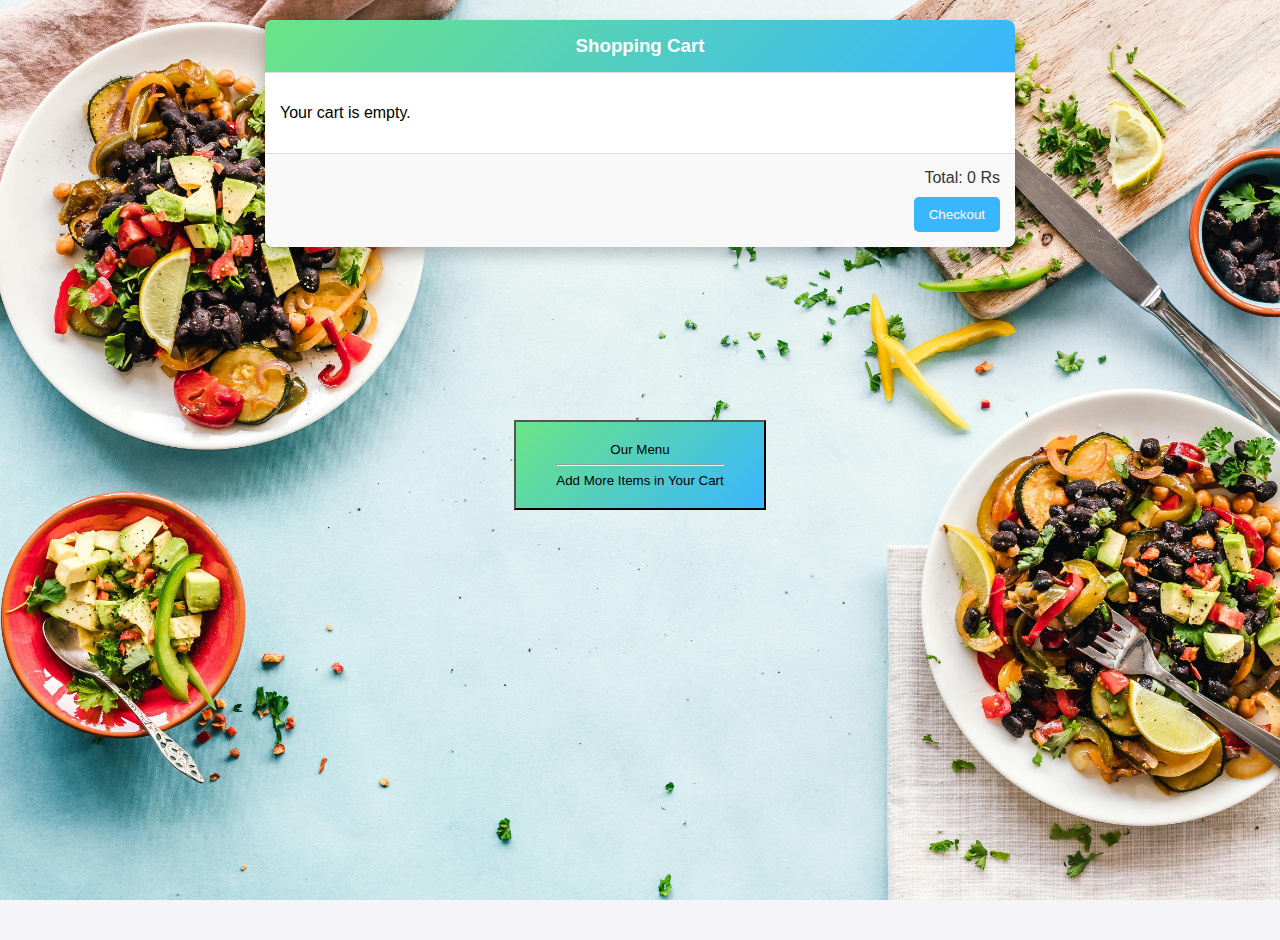
<file: foodcart.html>
<!DOCTYPE html>
<html lang="en">
<head>
    <meta charset="UTF-8">
    <meta name="viewport" content="width=device-width, initial-scale=1.0">
    <title>Our Order </title>
    <link rel="stylesheet" href="index.html">
    <link rel="stylesheet" href="foodcart.css">
    <link rel="icon" type="image/x-icon" href="FR_favicon.ico">
</head>
<body>
    <div class="cart-modal" id="cartModal">
        <div class="cart-modal-header">
            <h3>Shopping Cart</h3>
            <button class="close-modal" onclick="toggleCartModal()"></button>
        </div>
        <div class="cart-modal-body" id="cartItemsContainer">
            <p>Your cart is empty.</p>
        </div>


        <div class="cart-modal-footer">
            <p>Total: <span id="cartTotal">0</span> Rs</p>
            <button id="checkoutButton" onclick="checkout()">Checkout</button>
        </div>
    </div>
    <br>


    <!-- Payment Form (Initially Hidden) -->
    <div id="paymentForm" class="payment-form" style="display: none;">
        <div class="payment-form-header">
            <h3>Payment Form</h3>
            <button id="closePaymentForm" class="close-button" onclick="closePaymentForm()">×</button>
        </div>
        <form id="paymentFormFields" onsubmit="return validatePaymentForm()">
            <label for="fullName">Full Name:</label>
            <input type="text" id="fullName" name="fullName" placeholder="Enter your name" required minlength="3" maxlength="50"><br>

            <label for="cardNumber">Card Number:</label>
            <input type="text" id="cardNumber" name="cardNumber" placeholder="Enter card number" required pattern="\d{16}" maxlength="16"><br>

            <label for="expiryDate">Expiry Date:</label>
            <input type="text" id="expiryDate" name="expiryDate" placeholder="MM/YY" required pattern="(0[1-9]|1[0-2])\/\d{2}"><br>

            <label for="userLocation">Address:</label>
            <input type="text" id="userLocation" name="userLocation" placeholder="Enter your Address" required minlength="5" maxlength="100"><br>

            <label for="cvv">CVV Number:</label>
            <input type="password" id="cvv" name="cvv" placeholder="Enter CVV" required pattern="\d{3}" maxlength="3"><br>

            <button type="submit">Pay Now</button>
            <button type="button" onclick="cashOnDelivery()">Cash On Delivery</button>
        </form>
        
    </div>

    <div class="morebtn">
        <a href="index.html"><button class="ombtn">Our Menu <hr> Add More Items in Your Cart </button></a>
    </div>
    
    <style>
        .morebtn {
            display: flex;
            justify-content: center;
            align-items: center;
            height: 400px; /* Adjust as needed */
        }
        .morebtn .ombtn{
            background: linear-gradient(135deg, #6be585, #38b6ff);
            padding: 20px;
            padding-left: 40px;
            padding-right: 40px;
            display: inline-block;
        }
        .ombtn:hover{
            transform: scale(1.1);
        }
    </style>
    


    <script>
        let cart = JSON.parse(localStorage.getItem("cart")) || [];

        function updateCart() {
            const cartItemsContainer = document.getElementById("cartItemsContainer");
            const cartTotalElement = document.getElementById("cartTotal");

            cartItemsContainer.innerHTML = "";

            if (cart.length === 0) {
                cartItemsContainer.innerHTML = "<p>Your cart is empty.</p>";
                cartTotalElement.textContent = "0";
                return;
            }

            let total = 0;

            cart.forEach(item => {
                total += item.price * item.quantity;

                const cartItem = document.createElement("div");
                cartItem.classList.add("cart-item");
                cartItem.innerHTML = `
                    <div class="cart-item-details">
                        <img src="${item.image}" alt="${item.name}" style="width: 50px; height: 50px;">
                        <p>${item.name}</p>
                        <p>Price: Rs. ${item.price}</p>
                        <p>Quantity: ${item.quantity}</p>
                        <p>Total: Rs. ${item.price * item.quantity}</p>
                    </div>
                    <div class="cart-item-controls">
                        <button onclick="changeQuantity('${item.name}', -1)">-</button>
                        <button onclick="changeQuantity('${item.name}', 1)">+</button>
                        <button onclick="removeFromCart('${item.name}')">Remove</button> <hr>
                        <br>
                    </div>
                `;
                cartItemsContainer.appendChild(cartItem);
            });

            cartTotalElement.textContent = total;
        }

        function changeQuantity(dishName, increment) {
            const item = cart.find(item => item.name === dishName);
            if (item) {
                item.quantity += increment;
                if (item.quantity <= 0) {
                    removeFromCart(dishName);
                }
                localStorage.setItem("cart", JSON.stringify(cart));
                updateCart();
            }
        }

        function removeFromCart(dishName) {
            cart = cart.filter(item => item.name !== dishName);
            localStorage.setItem("cart", JSON.stringify(cart));
            updateCart();
        }

        function checkout() {
            if (cart.length === 0) {
                alert("Your cart is empty!");
                return;
            }
            // Show payment form
            const paymentForm = document.getElementById("paymentForm");
            paymentForm.style.display = "block";
        }

        function validatePaymentForm() {
            const fullName = document.getElementById("fullName").value.trim();
            const cardNumber = document.getElementById("cardNumber").value.trim();
            const expiryDate = document.getElementById("expiryDate").value.trim();
            const userLocation = document.getElementById("userLocation").value.trim();
            const cvv = document.getElementById("cvv").value.trim();

            if (fullName.length < 3 || fullName.length > 50) {
                alert("Full Name must be between 3 and 50 characters.");
                return false;
            }

            if (!/^\d{16}$/.test(cardNumber)) {
                alert("Card Number must be exactly 16 digits.");
                return false;
            }

            if (!/^(0[1-9]|1[0-2])\/\d{2}$/.test(expiryDate)) {
                alert("Expiry Date must be in MM/YY format.");
                return false;
            }

            if (userLocation.length < 5 || userLocation.length > 100) {
                alert("Address must be between 5 and 100 characters.");
                return false;
            }

            if (!/^\d{3}$/.test(cvv)) {
                alert("CVV must be exactly 3 digits.");
                return false;
            }

            alert("Payment Successful!");
            clearCart();
            return true;
        }

        function cashOnDelivery() {
            alert("Your order has been placed on your registred address! Payment will be made on delivery.");
            clearCart();
        }

        function clearCart() {
            cart = [];
            updateCart();
            localStorage.setItem("cart", JSON.stringify(cart));
            const paymentForm = document.getElementById("paymentForm");
            paymentForm.style.display = "none";
        }

        function closePaymentForm() {
            const paymentForm = document.getElementById("paymentForm");
            paymentForm.style.display = "none";
        }

        // Initialize the cart on page load
        document.addEventListener("DOMContentLoaded", function () {
            updateCart();
        });
    </script>
</body>
</html>
</file>
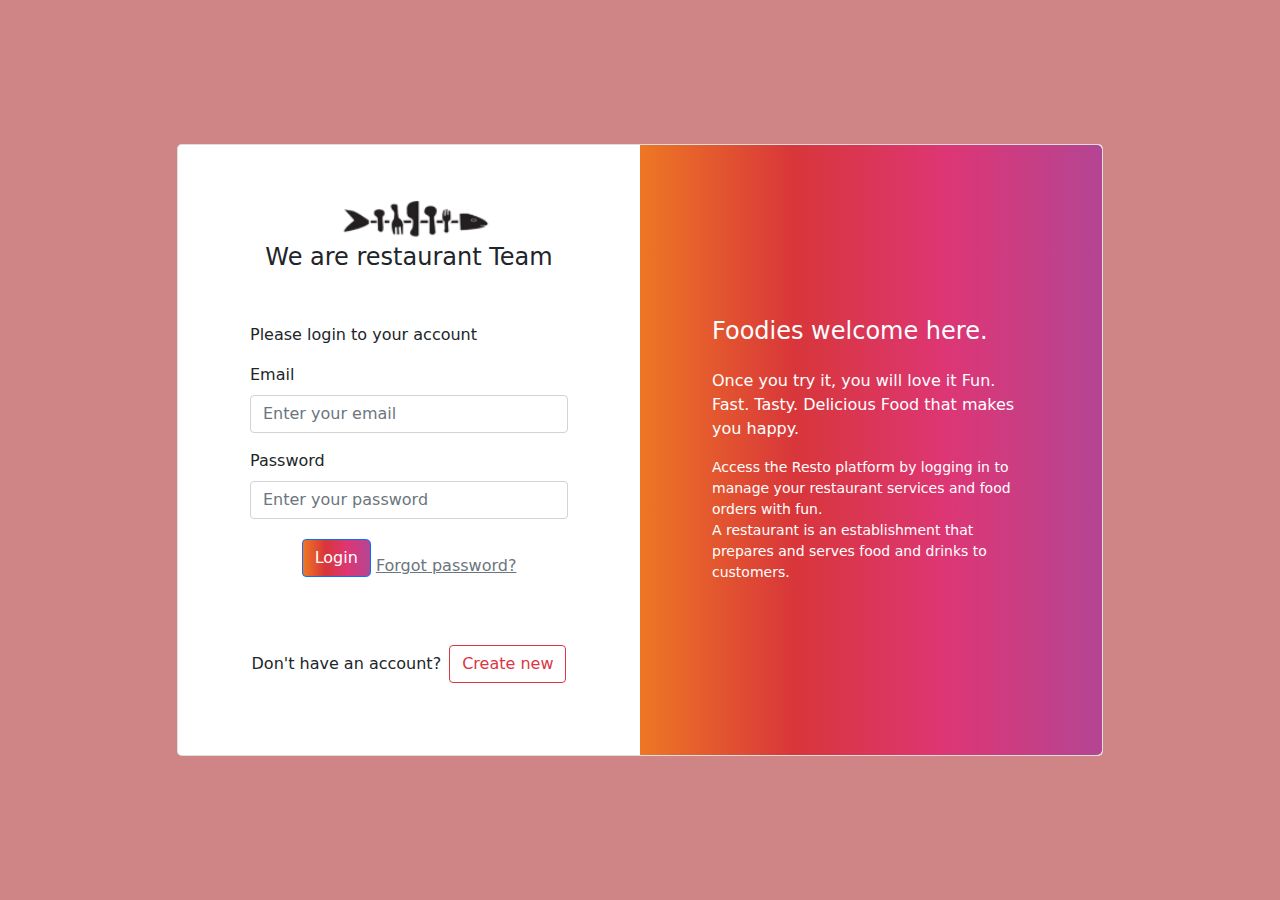
<file: login.html>
<!DOCTYPE html>
<html lang="en">
  <head>
    <meta charset="UTF-8">
    <meta name="viewport" content="width=device-width, initial-scale=1.0">
    <title>login</title>

    <!-- bootstrap  -->
    <link rel="stylesheet" href="bootstrap.min.css">
   
    <!-- <link rel="stylesheet" href="style.css"> -->

    <!-- for icons  -->
    <link rel="stylesheet"
      href="https://unicons.iconscout.com/release/v4.0.0/css/line.css">

    <link rel="stylesheet" href="login.css">
    <link rel="icon" type="image/x-icon" href="FR_favicon.ico">

  </head>
  <body>
    <section class="h-100 gradient-form" style="background-color: #cf8585;">
      <div class="container py-5 h-100">
        <div class="row d-flex justify-content-center align-items-center h-100">
          <div class="col-xl-10">
            <div class="card rounded-3 text-black">
              <div class="row g-0">
                <div class="col-lg-6">
                  <div class="card-body p-md-5 mx-md-4">

                    <div class="text-center">
                      <img src="logo.png"
                        style="width: 185px;" alt="logo">
                      <h4 class="mt-1 mb-5 pb-1">We are restaurant Team</h4>
                    </div>

                    <form>
                      <p>Please login to your account</p>

                      <form id="loginForm">
                        <div class="mb-3">
                          <label for="email" class="form-label">Email</label>
                          <input type="email" class="form-control" id="email" placeholder="Enter your email">
                        </div>
                        <div class="mb-3">
                          <label for="password" class="form-label">Password</label>
                          <input type="password" class="form-control" id="password" placeholder="Enter your password">
                        </div>
                        
                      </form>

                      <div class="text-center pt-1 mb-5 pb-1">
                        <button data-mdb-button-init data-mdb-ripple-init 
                          class="btn btn-primary btn-block fa-lg gradient-custom-2 mb-3" 
                          type="submit" id="submitButton">Login</button>
                        <a class="text-muted" href="registration.html">Forgot password?</a>
                      </div>
                      
                      
                      <script>

                        document.getElementById('submitButton').addEventListener('click', function (event) {
                          event.preventDefault(); // Prevent default form submission

                          const email = document.getElementById('email').value.trim();
                          const password = document.getElementById('password').value.trim();

                          if (!email || !password) {
                            alert('Please fill out both email and password fields.');
                            return; // Stop further execution
                          }

                          const isLoginSuccessful = true; // Replace with backend validation

                          if (isLoginSuccessful) {
                            alert('Login Successful!');
                            window.location.href = 'index.html'; 
                          } else {
                            alert('Login Failed! Please check your credentials.');
                          }
                        });


                      </script>

                      <div
                        class="d-flex align-items-center justify-content-center pb-4">
                        <p class="mb-0 me-2">Don't have an account?</p>

                        <a href="registration.html" class="link-primary text-decoration-none">
                          <button type="button" data-mdb-button-init data-mdb-ripple-init
                          class="btn btn-outline-danger">Create new</button></a>
                      </div>

                    </form>

                  </div>
                </div>

                <div
                  class="col-lg-6 d-flex align-items-center gradient-custom-2">
                  <div class="text-white px-3 py-4 p-md-5 mx-md-4">
                    <h4 class="mb-4">Foodies welcome here.</h4>
                    <p>Once you try it, you will love it
                      Fun. Fast. Tasty. Delicious
                      Food that makes you happy.</p>
                    <p class="small mb-0">Access the Resto platform by logging in to manage your restaurant services and food orders with fun.
                      <br> A restaurant is an establishment that prepares and serves food and drinks to customers. 
                    </p>
                  </div>

                </div>
               
              </div>
            </div>
          </div>
        </div>
      </div>
    </section>

    <!-- bootstrap -->
    <script src="bootstrap.min.js"></script>
    <script src="popper.min.js"></script>

  </body>
</html>
</file>
<file: style.css>
@import url('https://fonts.googleapis.com/css2?family=Playfair+Display:ital,wght@0,400;0,500;0,600;0,700;0,800;0,900;1,400;1,500;1,600;1,700;1,800;1,900&family=Poppins:ital,wght@0,100;0,200;0,300;0,400;0,500;0,600;0,700;0,800;1,100;1,200;1,300;1,400;1,500;1,600;1,700&display=swap');
/* font-family: 'Playfair Display', serif;
font-family: 'Poppins', sans-serif; */

body {
    font-family: 'Poppins', sans-serif;
    text-rendering: optimizeLegibility !important;
    background: #f3f3f5;
}

.body-fixed {
    position: fixed;
    width: 100%;
    height: 100vh;
    top: auto;
    left: auto;
}

body, html {
    overflow-x: hidden;
}

img {
    max-width: 100%;
}

.site-header {
    position: fixed;
    padding: 30px 0;
    display: flex;
    align-items: center;
    top: 0;
    left: 0;
    width: 100%;
    z-index: 99;
    transition: 0.5s;
    border-bottom: 1px solid transparent;
}

.site-header.sticky_head {
    background: rgb(255 255 255 / 80%);
    padding: 20px 0;
    border-color: #f2f2f2;
    backdrop-filter: blur(20px);
}

.main-navigation {
    display: flex;
    width: 100%;
    height: 100%;
    justify-content: flex-end;
    align-items: center;
}

.main-navigation .menu li {
    display: inline-block;
    position: relative;
    margin: 0 6px;
}

.main-navigation .menu li:first-child {
    margin-left: 0;
}

.main-navigation .menu li:last-child {
    margin-right: 0;
}

.main-navigation .menu li:hover>ul, .main-navigation .menu li.focus>ul {
    opacity: 1;
    margin-top: 6px;
    visibility: visible;
}

a {
    background-color: transparent;
    text-decoration: none !important;
    outline: none !important;
}

ul {
    list-style: none;
    margin: 0;
    padding: 0;
}

.main-navigation .menu ul a {
    width: 200px;
}

.main-navigation .menu li:hover>ul, .main-navigation .menu li.focus>ul {
    left: auto;
}

.main-navigation .menu li a {
    display: flex;
    transition: 0.3s;
    position: relative;
    justify-content: center;
    align-items: center;
    color: #0d0d25;
    text-transform: capitalize;
    font-weight: 500;
    padding: 5px 18px;
    border-radius: 30px;
}

.main-navigation .menu li a:hover, .main-navigation .menu li .active-menu, .main-navigation .menu .sub-menu li .active-sub-menu {
    color: #ff8243;
    background: #f3f3f5;
    box-shadow: inset 8px 8px 12px #e2e2e2, inset -8px -8px 12px #ffffff;
}

.header-right {
    margin-left: 40px;
    display: flex;
    flex-wrap: wrap;
    align-items: center;
}

.header-btn {
    width: 40px;
    height: 40px;
    display: inline-flex;
    justify-content: center;
    border-radius: 10px;
    position: relative;
    margin-left: 20px;
    transition: 0.3s;
    box-shadow: inset 6px 6px 7px #dadada, inset -6px -6px 7px #ffffff;
    align-items: center;
}

.cart-number {
    position: absolute;
    top: -10px;
    right: -10px;
    width: 22px;
    height: 22px;
    display: flex;
    justify-content: center;
    align-items: center;
    border-radius: 50%;
    background: #ffffff;
    font-size: 12px;
    border: 1px solid #bfbfbf;
    color: #ff8243;
}

.header-btn:hover {
    background: linear-gradient(145deg, #dcdcdc, #ffffff);
    box-shadow: 20px 20px 60px #cfcfd0, -20px -20px 60px #ffffff;
}

.header-search-form {
    position: relative;
}

.for-des {
    display: block !important;
}

.header-search-form button {
    background: transparent;
    border: none;
    padding: 0;
    position: absolute;
    right: 0;
    top: 50%;
    transform: translate(0, -50%);
    width: 48px;
    height: 100%;
    opacity: 0.5;
}

.header-search-form .form-input {
    font-size: 14px;
    padding-right: 40px;
    width: 200px;
    height: 40px;
}

.form-input::placeholder {
    color: rgba(70 69 71 / 0.7);
}

.form-input {
    width: 100%;
    height: 50px;
    outline: none !important;
    padding: 10px 15px;
    color: #0d0d25;
    -webkit-appearance: none;
    border-radius: 10px;
    border: none;
    background: #f8f8f8;
    box-shadow: inset 6px 6px 8px #dadada, inset -6px -6px 8px #ffffff;
}

* {
    -webkit-tap-highlight-color: transparent;
}

.uil {
    color: #ff8243;
}

@media screen and (min-width: 992px) {
    .menu-toggle {
        display: none;
    }
}

@media (min-width: 1500px) {
    .container {
        max-width: 1368px;
    }
}

@media (min-width: 2100px) {
    .container {
        max-width: 1400px;
    }
    p, body, button, input {
        font-size: 18px;
        line-height: 32px;
    }
}

@media (max-width: 1399px) {
    .header-right {
        margin-left: 20px;
    }
    .main-navigation .menu li {
        margin: 0 3px;
    }
}

@media (max-width: 1199px) {
    .header-btn {
        margin-left: 10px;
    }
    .header-right {
        margin-left: 10px;
    }
    .main-navigation .menu li {
        margin: 0;
    }
    .main-navigation .menu li a {
        padding: 4px 15px;
        font-size: 15px;
    }
    .header-search-form .form-input {
        width: 170px;
    }
}

@media (max-width: 991px) {
    .section {
        padding-top: 85px;
        padding-bottom: 85px;
    }
    .for-des {
        display: none !important;
    }
    .for-mob {
        display: block !important;
    }
    .site-header .container {
        max-width: 100%;
        padding: 0;
        height: 100%;
    }
    .site-header .container .row {
        margin: 0;
        height: 100%;
    }
    .site-header .container .row .col-lg-2 {
        width: auto;
        padding: 0;
        height: 100%;
        position: absolute;
        top: 0;
        left: 30px;
        z-index: 2;
        display: flex;
        align-items: center;
    }
    .menu-toggle {
        position: absolute;
        top: 50%;
        right: 30px;
        border: none;
        outline: none !important;
        background: transparent;
        width: 40px;
        height: 40px;
        transform: translate(0, -50%);
        z-index: 100;
        box-shadow: inset 6px 6px 7px #dadada, -6px -6px 10px #ffffff;
        border-radius: 10px;
        padding: 0 8px;
    }
    .menu-toggle span {
        display: block;
        width: 100%;
        height: 4px;
        background: #ff8243;
        margin-bottom: 5px;
        transition: 0.3s;
        border-radius: 5px;
        position: relative;
    }
    .menu-toggle span:last-child {
        margin: 0;
    }
    .toggled .menu-toggle span:nth-child(1) {
        transform: rotate(45deg);
        top: 5px;
    }
    .toggled .menu-toggle span:nth-child(2) {
        transform: rotate(-45deg);
        top: -4px;
    }
    .toggled .menu-toggle span:nth-child(3) {
        opacity: 0;
        height: 0;
    }
    .toggled .header-menu {
        transform: translateY(0);
    }
    .header-menu {
        height: 100vh;
        position: absolute;
        top: 0;
        left: 0;
        width: 100%;
        padding-top: max(9vh, 30px);
        padding-left: max(6vh, 30px);
        z-index: 99;
        transition: 1s cubic-bezier(0.165, 0.84, 0.44, 1);
        overflow-y: auto;
        transform: translateY(-100%);
        background-image: url(blog-pattern-bg.png);
        background-position: center;
        background-color: #f3f3f5;
    }
    .main-navigation .menu li {
        display: block;
        float: none;
        margin: 0;
        margin-bottom: max(20px, 4vh);
    }
    .main-navigation .menu li a {
        display: inline-block;
        font-size: max(16px, 2vh);
    }
    .main-navigation .menu .sub-menu {
        max-width: 220px;
        opacity: 1;
        visibility: visible;
        display: none;
    }
    .main-navigation .menu .sub-menu li {
        margin-bottom: 5px;
    }
    .main-navigation .menu li:last-child {
        margin: 0;
    }
    .main-navigation .menu .sub-menu li a {
        color: #ff8243;
    }
    .header-btn.header-cart {
        display: none;
    }
    .header-btn {
        margin: 0;
        margin-right: 70px;
    }
    .site-header {
        padding: 20px 0;
        box-shadow: 0px 10px 55px #d4d4d4;
    }
    .site-header.sticky_head, .site-header {
        background: rgb(255 255 255 / 90%);
    }
    body {
        height: auto !important;
    }
}

@media (max-width: 575px) {
    .container, .container-fluid {
        padding: 0 30px;
    }
}

@media (max-width: 400px) {
    .container, .container-fluid {
        padding: 0 15px;
    }
    .header-btn {
        margin-right: 56px;
    }
    .menu-toggle {
        right: 15px;
    }
    .site-header .container .row .col-lg-2 {
        left: 15px;
    }
}

/* ************************** */

@media screen and (min-width: 992px) {
    #viewport {
        overflow: hidden;
        position: fixed;
        height: 100%;
        width: 100%;
        top: 0;
        left: 0;
        bottom: 0;
        right: 0;
    }
    #js-scroll-content {
        position: absolute;
        overflow: hidden;
        width: 100%;
        top: 0;
        left: 0;
    }
}

@media (max-width: 991px) {
    #js-scroll-content {
        transform: unset !important;
    }
}

.main-banner {
    padding: 200px 0 300px;
    min-height: 100vh;
    position: relative;
}

.js-parallax-scene {
    position: absolute;
    top: 0;
    left: 0;
    width: 100%;
    height: 100%;
}

.banner-img-wp {
    width: 100%;
    height: 100%;
    padding-left: 30px;
}

.banner-img {
    width: 100%;
    height: 100%;
    background-size: cover;
    background-position: center;
    animation: biani 4.5s linear infinite alternate;
    box-shadow: 0 0px 20px rgba(36, 39, 37, 0.3);
}

@keyframes biani {
    0% {
        border-radius: 48% 52% 57% 43% / 34% 44% 56% 66%;
    }
    25% {
        border-radius: 62% 38% 64% 36% / 34% 55% 45% 66%;
    }
    50% {
        border-radius: 43% 57% 51% 49% / 33% 42% 58% 67%;
    }
    100% {
        border-radius: 40% 60% 43% 57% / 52% 32% 68% 48%;
    }
}

.banner-img-text .h5-title {
    text-transform: capitalize;
    letter-spacing: 0.5px;
}

.banner-img-text {
    max-width: 400px;
}

.banner-shape-1 img {
    position: absolute;
    left: 85%;
    top: 60px;
    max-width: 150px;
    pointer-events: none;
    filter: blur(3px);
}

.banner-shape-2 {
    top: auto !important;
    bottom: 0;
}

.banner-shape-2 img {
    position: absolute;
    bottom: 0;
    right: 82% !important;
    max-width: 410px;
    pointer-events: none;
    filter: blur(3px);
}

.sec-wp {
    position: relative;
    z-index: 4;
}

.h1-title {
    font-size: 90px;
    line-height: 108px;
    text-transform: capitalize;
    margin-bottom: 25px;
    font-weight: 900;
}

.h1-title span {
    color: #ff8243;
    background-image: linear-gradient(0deg, rgb(13 13 37 /8%), rgb(13 13 37 /8%));
    background-size: 100% 15px;
    background-position: 0 90%;
    background-repeat: no-repeat;
    display: inline;
    transition: 0.8s cubic-bezier(0.22, 0.78, 0.45, 1.02);
}

h1, h2, h3, h4, h5, h6 {
    color: #0d0d25;
    font-family: 'Playfair Display', serif;
    font-weight: 900;
}

p {
    font-size: 16px;
    line-height: 30px;
}

.sec-btn {
    min-width: 120px;
    min-height: 58px;
    background: #f3f3f5;
    box-shadow: 9px 9px 12px #b2b2b3, -9px -9px 12px #ffffff;
    display: inline-flex;
    justify-content: center;
    align-items: center;
    border-radius: 30px;
    color: #0d0d25;
    text-transform: capitalize;
    text-align: center;
    border: none;
    cursor: pointer;
    outline: none !important;
    transition: 0.8s cubic-bezier(0.22, 0.78, 0.45, 1.02);
    overflow: hidden;
    position: relative;
    z-index: 2;
    padding: 6px 30px;
}

.sec-btn:hover {
    border-color: #0d0d25;
    box-shadow: inset 9px 9px 12px #cccccc, inset -9px -9px 12px #ffffff;
    color: #0d0d25;
}

/* ******************** */

.brands-row {
    display: flex;
    justify-content: space-between;
    margin: 0 -15px;
}

.brands-box {
    padding: 0 15px;
    display: flex;
    align-items: center;
    justify-content: center;
}

.brands-box:hover {
    filter: brightness(0.3);
    opacity: 0.9;
}

.brand-title .h5-title {
    text-transform: uppercase;
    font-weight: 500;
    letter-spacing: 2px;
    opacity: 0.7;
}

/* ******************** */

.section {
    padding-top: 100px;
    padding-bottom: 100px;
    position: relative;
}

.sec-sub-title {
    text-transform: uppercase;
    display: inline-block;
    background: #f3f3f5;
    box-shadow: 9px 9px 12px #e4e4e4, -9px -9px 12px #ffffff;
    padding: 3px 20px;
    border-radius: 60px;
    color: #ff8243;
    font-size: 14px;
}

.h2-title {
    font-size: 46px;
    line-height: 56px;
    margin-bottom: 15px;
    text-transform: capitalize;
    position: relative;
}

.h2-title span, .h3-title span, .h4-title span, .h5-title span, .sub-title span {
    display: block;
}

.about-video-img {
    position: relative;
    overflow: hidden;
    width: 100%;
    height: 55vh;
    min-height: 400px;
    background-size: cover;
    background-position: center;
    border-radius: 40px;
    box-shadow: 0 0 20px rgb(36 39 37 / 30%);
    display: flex;
    align-items: center;
    justify-content: center;
}

.play-btn {
    width: 90px;
    height: 90px;
    background: #f3f3f5;
    box-shadow: 9px 9px 12px #b2b2b3, -9px -9px 12px #ffffff;
    border-radius: 50%;
    display: inline-flex;
    align-items: center;
    justify-content: center;
    transition: 0.5s;
    vertical-align: middle;
    position: relative;
    z-index: 2;
    padding-left: 4px;
    padding-top: 4px;
    font-size: 40px;
}

.play-btn:hover {
    box-shadow: inset 9px 9px 12px #cccccc, inset -9px -9px 12px #ffffff;
}

.play-btn-wp {
    text-align: center;
    margin-top: 40px;
    display: flex;
    justify-content: center;
    align-items: center;
}

.play-btn-wp span {
    margin-left: 20px;
    font-size: 20px;
    font-weight: bold;
    color: #bfbfbf;
}

/* ****** scrollbar design ******** */

::-webkit-scrollbar {
    width: 5px;
}

::-webkit-scrollbar-track {
    background-color: #bfbfbf;
}

::-webkit-scrollbar-thumb {
    background: #ff8243;
    border-radius: 10px;
}

::-webkit-scrollbar-thumb:hover {
    background: #f16620;
}

/* **************** */

.repeat-img {
    background-size: contain;
    background-repeat: repeat;
}

.menu-tab-wp {
    margin-bottom: 80px;
}

.menu-tab ul {
    padding: 10px;
    display: inline-block;
    border-radius: 60px;
    background: linear-gradient(145deg, #ececec, #ffffff);
    box-shadow: 28px 28px 55px #d4d4d4, -28px -28px 55px #ffffff;
    position: relative;
    z-index: 2;
}

.menu-tab ul li, .menu-tab ul .filter-active {
    display: inline-flex;
    text-transform: capitalize;
    font-size: 18px;
    line-height: normal;
    cursor: pointer;
    padding: 10px 26px;
    border-radius: 30px;
    transition: 0.3s;
    justify-content: center;
    align-items: center;
}

.filter-active {
    position: absolute;
    left: 0;
    top: 12px;
    min-height: 50px;
    z-index: -1;
}

.menu-tab ul li img {
    margin-right: 10px;
    position: relative;
    top: 1px;
}

.menu-tab ul .filter-active {
    color: #ffffff;
    background: linear-gradient(145deg, #e3a92b, #ffc933);
}

.menu-list-row .bydefault_show .dish-box-wp {
    display: inline-block !important;
}

.dish-box-wp {
    display: none;
}

.dish-box {
    border-radius: 30px;
    background: linear-gradient(145deg, #ececec, #ffffff);
    box-shadow: 28px 28px 45px #d4d4d4, -28px -28px 45px #ffffff;
    display: flow-root;
    padding: 0 30px 40px;
    padding-top: 0;
    margin: 130px 0 30px;
    transition: 0.8s cubic-bezier(0.22, 0.78, 0.45, 1.02);
}

.dish-box:hover {
    transform: scale(1.03);
}

.dist-img {
    margin-top: -130px;
    margin-bottom: 30px;
}

.dist-img img {
    box-shadow: 28px 28px 45px #d4d4d4, -28px -28px 45px #ffffff;
    border-radius: 50%;
    overflow: hidden;
}

.dish-rating {
    font-size: 20px;
    margin-bottom: 15px;
}

.dish-title {
    padding: 0 30px;
}

.dish-title .h3-title {
    text-transform: capitalize;
    margin-bottom: 5px;
    font-family: 'Playfair Display', serif;
    font-weight: bold;
    color: #0d0d25;
    transition: 0.3s;
    min-height: 76px;
    display: -webkit-box;
    -webkit-line-clamp: 2;
    -webkit-box-orient: vertical;
    overflow: hidden;
    font-weight: 900;
}

.dish-title p {
    color: #bfbfbf;
}

.dish-info ul, .dist-bottom-row ul {
    display: flex;
    justify-content: space-between;
    text-align: left;
}

.dish-info ul li {
    display: inline-block;
    flex: 1;
}

.dish-info ul li:last-child {
    text-align: right;
    border-left: 2px solid rgb(204 204 204 / 30%);
}

.dist-bottom-row ul li:last-child {
    text-align: right;
}

.dish-info ul li p {
    font-size: 18px;
    text-transform: capitalize;
    margin-bottom: 2px;
    font-weight: 300;
}

.dish-info ul li b {
    font-weight: 600;
}

.dish-info, .dist-bottom-row {
    padding: 0 30px;
}

.dish-info {
    border-bottom: 2px solid rgb(204 204 204 / 30%);
    margin: 30px 0 30px;
    padding-bottom: 30px;
}

.dist-bottom-row ul li {
    display: flex;
    align-items: center;
}

.dist-bottom-row ul li b {
    font-size: 30px;
}

.dish-add-btn {
    width: 40px;
    height: 40px;
    border: none;
    border-radius: 10px;
    color: #ffffff;
    transition: 0.3s;
    background: linear-gradient(145deg, #ffc954, #ffbc00);
    box-shadow: inset 4px 4px 8px #d6a029, inset -4px -4px 8px #ffd837;
}

.dish-add-btn i {
    color: #ffffff;
    font-size: 22px;
}

.dish-add-btn:hover {
    background: linear-gradient(145deg, #e3a92b, #ffc933);
}



/* ************ */

.xxl-title {
    text-transform: capitalize;
    font-size: 52px;
    line-height: 72px;
    margin-bottom: 30px;
}

/* ****************** */

.book-table {
    overflow: hidden;
}

.book-table-shape img {
    position: absolute;
    top: -10px;
    right: 73%;
    width: 540px;
}

.book-table-shape.book-table-shape2 img {
    left: 74%;
    transform: scale(-1, 1);
}

.book-table-info {
    margin: 30px 0 20px;
}

.table-title {
    text-transform: capitalize;
    margin-bottom: 20px;
    letter-spacing: 1px;
}

.table-title p {
    font-size: 20px;
    line-height: 30px;
    margin: 0;
}

.call-now {
    border-left: 3px dotted rgb(13 13 37 /50%);
    border-right: 3px dotted rgb(13 13 37 /50%);
    padding: 15px 0;
}

.call-now i {
    width: 80px;
    height: 80px;
    display: flex;
    justify-content: center;
    align-items: center;
    border-radius: 50%;
    font-size: 26px;
    margin: 0 auto;
    margin-bottom: 25px;
    background: #f3f3f5;
    box-shadow: 9px 9px 12px #b2b2b3, -9px -9px 12px #ffffff;
    color: #ff8243;
}

.call-now a {
    font-size: 32px;
    font-weight: 500;
    color: #0d0d25;
    transition: 0.8s cubic-bezier(0.22, 0.78, 0.45, 1.02);
}

.call-now a:hover, .contact-info a:hover {
    color: #fcbc30;
}

#gallery {
    padding-top: 120px;
}

.book-table-img {
    height: 70vh;
    min-height: 500px;
    border-radius: 30px;
}

.back-img {
    background-position: center;
    background-size: cover;
}

.swiper-button-next::after, .swiper-button-prev::after {
    display: none;
}

.swiper-button-wp {
    position: relative;
    margin-top: 60px;
    display: flex;
    justify-content: space-between;
    height: 60px;
    align-items: center;
}

.swiper-button-next, .swiper-button-prev {
    position: unset;
    width: 60px;
    height: 60px;
    display: inline-flex;
    font-size: 30px;
    border-radius: 50%;
    overflow: hidden;
    margin: 0;
    color: #0d0d25;
    background: #ffffff;
    box-shadow: -20px 20px 60px #d4d4d4, 20px -20px 60px #ffffff;
    padding-top: 1px;
    padding-right: 2px;
    transition: 0.3s;
}

.swiper-button-next {
    box-shadow: 20px 20px 60px #d4d4d4, -20px -20px 60px #ffffff;
    padding-left: 3px;
}

.swiper-button-prev:hover {
    box-shadow: inset 5px 5px 20px #d4d4d4, inset -5px -5px 20px #ffffff;
    color: #fcbc30;
}

.swiper-button-next:hover {
    box-shadow: inset -5px 5px 20px #d4d4d4, inset 5px -5px 20px #ffffff;
    color: #fcbc30;
}

.swiper-pagination {
    padding: 10px 20px;
    display: inline-block;
    border-radius: 60px;
    background: linear-gradient(145deg, #ececec, #ffffff);
    box-shadow: 25px 28px 55px #d4d4d4, -28px -28px 55px #ffffff;
    max-width: fit-content;
    left: 50% !important;
    transform: translate(-50%, 0);
    bottom: 0 !important;
    color: #000;
}

.swiper-pagination-bullet {
    width: 10px;
    height: 10px;
    margin: 0px 10px !important;
    border-radius: 10px;
    transition: 0.8s cubic-bezier(0.22, 0.78, 0.45, 1.02);
}

.swiper-pagination-bullet-active {
    background: #fcbc30;
    width: 30px;
}

/* *************** */

.team-slider {
    position: relative;
}

.team-box {
    padding: 20px;
    border-radius: 30px;
    background: linear-gradient(145deg, #ececec, #ffffff);
    box-shadow: 28px 28px 45px #e6e6e6, -28px -28px 45px #ffffff;
    transition: 0.8s cubic-bezier(0.22, 0.78, 0.45, 1.02);
}

.team-box:hover {
    transform: scale(1.03);
}

.team-img {
    width: 100%;
    height: 480px;
    border-radius: 20px;
    margin-bottom: 20px;
    box-shadow: 9px 9px 18px rgb(194 194 194 /0.5), -9px -9px 18px rgb(255 255 255 / 0.5);
}

.team-box .h3-title {
    text-transform: capitalize;
    color: #0d0d25;
    font-weight: 600;
}

.social-icon {
    margin: 15px 0px 10px;
}

.social-icon ul li {
    display: inline-block;
    margin: 0 6px;
}

.social-icon ul li:last-child {
    margin-right: 0;
}

.social-icon ul li:first-child {
    margin-left: 0;
}

.social-icon ul li a {
    width: 50px;
    height: 50px;
    display: inline-flex;
    justify-content: center;
    align-items: center;
    border-radius: 50%;
    background: linear-gradient(145deg, #e6e6e6, #ffffff);
    box-shadow: 4px 4px 8px #d0d0d0, -4px -4px 8px #ffffff;
    color: #0d0d25;
    font-size: 19px;
}

.social-icon ul li a:hover {
    background: #ff8243;
}

.social-icon ul li a:hover i {
    color: #ffffff !important;
}

/* *************** */

.testimonials-img {
    position: relative;
}

.testimonials-img img {
    position: absolute;
    top: 60px;
    right: 30px;
    width: calc(100% + 5vw);
    max-width: initial;
}

.testimonials-box {
    display: flow-root;
    position: relative;
    padding: 30px;
    padding-top: 0;
    border-radius: 30px;
    margin: 50px 0 30px;
    background: linear-gradient(145deg, #ececec, #ffffff);
    box-shadow: 28px 28px 45px #e6e6e6, -28px -28px 45px #ffffff;
    transition: 0.8s cubic-bezier(0.22, 0.78, 0.45, 1.02);
}

.testimonials-box:hover {
    transform: scale(1.05);
    z-index: 2;
}

.testimonial-box-top {
    display: flex;
    justify-content: space-between;
    align-items: center;
    margin-bottom: 25px;
}

.testimonials-box-img {
    min-width: 100px;
    min-height: 100px;
    border-radius: 50%;
    margin-top: -50px;
    box-shadow: 10px 10px 60px #d4d4d4;
}

.testimonials-box-text .h3-title {
    margin-bottom: 10px;
    text-transform: capitalize;
}

.testimonials-box-text p {
    margin: 0;
    display: -webkit-box;
    -webkit-line-clamp: 3;
    -webkit-box-orient: vertical;
    overflow: hidden;
}

.star-rating-wp {
    display: block;
}

.star-rating {
    font-size: 22px;
    position: relative;
    margin-top: 20px;
    display: inline-block;
}

.star-rating::before {
    content: "\f005\f005\f005\f005\f005";
    font-family: "Font Awesome 5 Pro";
    font-weight: 900;
    color: #c8c8c8;
    filter: drop-shadow(0 0.6rem 0.3rem rgba(0, 0, 0, 0.05));
    letter-spacing: 4px;
}

.star-rating__fill {
    position: absolute;
    display: inline-block;
    top: 0;
    left: 0;
    overflow: hidden;
    animation: fill-star 2s ease-in-out;
}

.star-rating__fill::after {
    content: "\f005\f005\f005\f005\f005";
    font-family: "Font Awesome 5 Pro";
    font-weight: 900;
    color: #ff8243;
    letter-spacing: 4px;
}

@keyframes fill-star {
    0% {
        width: 0;
    }
}

/* *********** */

.faq-row {
    column-count: 3;
    margin: 0 -5px;
}

.faq-box {
    border: 1px solid #bfbfbf;
    border-radius: 30px;
    background-image: linear-gradient(145deg, #e4e4e4, #ffffff);
    break-inside: avoid;
    margin: 0 5px 30px;
    box-shadow: 10px 10px 30px rgb(207 207 208 / 20%), -10px -10px 30px rgb(255 255 255 / 90%);
}

.faq-box .h4-title {
    padding: 16px 30px;
    border-bottom: 1px solid #bfbfbf;
    text-transform: capitalize;
    font-weight: 600;
}

.faq-box p {
    padding: 8px 30px 20px;
    margin: 0;
}

/* *************** */

.blog-text .h4-title {
    text-transform: capitalize;
    margin-bottom: 15px;
    display: -webkit-box;
    -webkit-line-clamp: 2;
    -webkit-box-orient: vertical;
    overflow: hidden;
    font-weight: 900;
    font-family: "playfair Display";
    color: #0d0d25;
    transition: 0.3s;
}

.blog-text .h4-title:hover {
    color: #ff8243;
}

.blog-date {
    padding: 5px 15px;
    background: #f8f9fa;
    box-shadow: inset 5px 5px 10px #e2e2e2, inset -5px -5px 10px #e8e8e8;
    display: inline-block;
    border-radius: 8px;
    font-size: 14px;
    margin-bottom: 20px;
}

.blog-img {
    width: 100%;
    height: 280px;
    border-radius: 30px;
    margin-bottom: 20px;
}

.blog-box {
    padding: 30px 25px;
    border-radius: 30px;
    background: linear-gradient(145deg, #ececec, #fdfdfd);
    box-shadow: 30px 30px 50px #dcdcdc, -30px -30px 50px #ffffff;
    transition: 0.8s cubic-bezier(0.22, 0.78, 0.45, 1.02);
    margin-bottom: 30px;
}

.blog-box:hover {
    transform: scale(1.03);
}

/* ************************ */

.newsletter-box {
    padding: 60px;
    border-radius: 30px;
    position: relative;
    overflow: hidden;
}

.newsletter-form {
    margin-top: 20px;
    position: relative;
}

.newsletter-form button {
    position: absolute;
    right: 6px;
    top: 50%;
    transform: translate(0, -50%);
}

.newsletter-form .form-input {
    height: 68px;
    border-radius: 60px;
    padding: 0 150px 0 40px;
    background: linear-gradient(-145deg, #e4e4e4, #f9f9f9);
}

.newsletter-box-text {
    padding: 0 60px;
    color: #ffffff;
}

.newsletter-box-text .h2-title {
    color: #ffffff;
}

.bg-overlay {
    position: absolute;
    top: 0;
    left: 0;
    bottom: 0;
    right: 0;
    background: #f8f9fa;
    opacity: 0.96;
}

.dark-overlay {
    background: #0d0d25;
    opacity: 0.5;
}

.sec-btn.primary-btn {
    background: linear-gradient(145deg, #e26a2c, #ff8243);
    color: #ffff;
    border: none;
    box-shadow: 4px 4px 8px #9e9e9e, -4px -4px 8px #ffffff;
}

.sec-btn.primary-btn:hover {
    background: linear-gradient(145deg, #0c0c21, #0e0e28);
}

/* ***************** footer ****************** */

.top-footer, .bottom-footer {
    border-top: 1px solid rgb(204 204 204 / 40%);
    position: relative;
}

.footer-logo {
    margin-bottom: 30px;
}

.footer-info .social-icon {
    margin-top: 20px;
}

.footer-flex-box {
    display: flex;
    margin: 0 -10px;
}

.footer-flex-box>div {
    flex: 1;
    padding: 0 10px;
}

.footer-flex-box .h3-title {
    text-transform: capitalize;
    margin-bottom: 23px;
}

.footer-menu ul li a {
    color: #0d0d25;
    transition: 0.3s;
    text-transform: capitalize;
}

.footer-menu ul li a:hover, .footer-menu ul li .footer-active-menu {
    color: #ff8243;
}

.footer-menu ul li {
    margin-bottom: 8px;
}

.footer-table-info ul li {
    margin-bottom: 10px;
    text-transform: capitalize;
}

.uil-clocl {
    font-size: 17px;
}

.copyright-text {
    padding: 20px 0;
}

.copyright-text p {
    margin: 0;
}

.name {
    color: #ff8243;
    font-weight: bold;
}

.scrolltop {
    position: absolute;
    bottom: 10px;
    right: 30px;
    width: 50px;
    height: 50px;
    display: flex;
    justify-content: center;
    align-items: center;
    border-radius: 50%;
    background: #f3f3f5;
    box-shadow: 9px 9px 12px #b2b2b3, -9px -9px 12px #ffffff;
    color: #ff8243;
    font-size: 26px;
    transition: 0.8s cubic-bezier(0.22, 0.78, 0.45, 1.02);
    border: none;
}

.scrolltop:hover {
    box-shadow: inset 9px 9px 12px #cccccc, inset -9px -9px 12px #ffffff;
    color: #0d0d25;
}

/* **************** responsiveness ***************** */

@media (min-width: 2100px) {
    .container {
        max-width: 1400px;
    }
    p, body, button, input {
        font-size: 18px;
        line-height: 32px;
    }
}

@media (max-width: 1399px) {
    .h1-title {
        font-size: 80px;
        line-height: 90px;
    }
    .h3-title {
        font-size: 26px;
        line-height: 36px;
    }
    .h4-title {
        font-size: 24px;
        line-height: 34px;
    }
    .h2-title {
        font-size: 38px;
        line-height: 48px;
    }
    .team-img {
        height: 400px;
    }
    .blog-box {
        padding: 30px 20px;
    }
    .dist-bottom-row ul li b {
        font-size: 25px;
    }
}

@media (max-width: 1199px) {
    .main-banner {
        padding: 200px 0;
    }
    .banner-img-wp {
        height: 360px;
    }
    .dish-box {
        padding: 0 0 40px;
    }
    .dist-img img {
        width: 220px;
    }
    .dist-img {
        margin-top: -110px;
    }
    .dist-bottom-row ul li b {
        font-size: 28px;
    }
    .sec-text {
        padding: 0;
    }
    .team-img {
        height: 340px;
    }
    .testimonials-box {
        padding: 30px 20px;
        margin: 26px 0 30px;
    }
    .testimonials-box-img {
        min-width: 80px;
        min-height: 80px;
        margin-top: -80px;
    }
    .faq-box .h4-title {
        padding: 16px 20px;
    }
    .faq-box p {
        padding: 8px 20px 20px;
    }
    .blog-img {
        height: 240px;
    }
    .newsletter-box-text {
        padding: 0;
    }
    .footer-flex-box>div {
        padding: 0 10px;
    }
    .star-rating {
        font-size: 19px;
    }
    .testimonial-box-top {
        margin-bottom: 10px;
    }
    .call-now a {
        font-size: 28px;
    }
    .menu-box {
        padding: 50px 20px 30px 20px;
    }
    .menu-img {
        width: 140px;
    }
}

@media (max-width: 991px) {
    .js-parallax-scene {
        display: none;
    }
    .main-banner {
        padding: 140px 0 60px;
    }
    .h1-title {
        font-size: 60px;
        line-height: 80px;
    }
    .banner-img-wp {
        padding: 0;
        height: 75vw;
        padding-top: 50px;
    }
    .brands-box {
        padding: 0 30px;
    }
    .brands-row {
        margin: 0 -30px;
    }
    .menu-tab ul {
        white-space: nowrap;
        overflow: hidden;
        overflow-x: auto;
    }
    .menu-tab::after {
        content: "";
        position: absolute;
        right: 0;
        top: 0;
        width: 100px;
        height: 100%;
        pointer-events: none;
        opacity: 0.2;
        border-radius: 0 60px 60px 0;
        background: linear-gradient(to right, rgba(255, 255, 255, 0) 0%, rgba(0, 0, 0, 1) 100%);
    }
    .sec-text {
        margin-top: 40px;
    }
    .call-now {
        border: none;
        margin: 40px 0;
        border-top: 3px dotted rgb(13 13 17 / 50%);
        border-bottom: 3px dotted rgb(13 13 17 / 50%);
        padding: 30px 0;
    }
    .book-table-info {
        max-width: 300px;
        margin: 30px auto 0;
    }
    .swiper-button-wp .swiper-button {
        display: none !important;
    }
    .testimonials-img img {
        position: unset;
        width: 100%;
    }
    .testimonials-img {
        margin-bottom: 60px;
    }
    .faq-row {
        column-count: 1;
        margin: 0;
    }
    .newsletter-box {
        padding: 40px;
    }
    .footer-info {
        margin-bottom: 50px;
    }
    .footer-flex-box {
        display: block;
        margin: 0;
    }
    .footer-flex-box>div {
        padding: 0;
        margin-bottom: 30px;
    }
    .faq-box {
        margin: 0;
        margin-bottom: 30px;
    }
    .footer-flex-box>div:last-child {
        margin: 0;
    }
    .scrolltop {
        bottom: 130px;
    }
    .footer-menu ul {
        max-width: 300px;
    }
    #gallery {
        padding-top: 90px;
    }
    .swiper-pagination-bullet {
        margin: 0 5px !important;
        width: 8px;
        height: 8px;
    }
    .swiper-pagination {
        padding: 6px 20px;
    }
    .swiper-button-wp {
        margin-top: 40px;
    }
    .swiper-pagination-bullet-active {
        width: 16px;
    }
    .dish-title .h3-title {
        display: block;
        min-height: auto;
        margin-bottom: 12px;
    }
    .menu-img {
        width: 180px;
        margin-inline: auto;
        margin-bottom: 20px;
    }
    #js-scroll-content {
        transform: unset !important;
    }
    body {
        height: auto !important;
    }
    .menu-tab ul::-webkit-scrollbar {
        height: 0;
    }
    .menu-tab {
        position: relative;
        display: flex;
    }
}

@media (max-width: 767px) {
    .banner-img-wp {
        height: 75vw;
        min-height: 60vw;
        width: auto;
    }
    .dist-img img {
        width: 180px;
    }
    .dist-img {
        margin-top: -80px;
    }
    .menu-tab-wp {
        margin-bottom: 60px;
    }
    .dish-box {
        margin: 80px 0 30px;
    }
    .book-table-img {
        min-height: 340px;
        height: 60vh;
    }
    .team-img {
        height: 430px;
    }
    .dish-info ul li p {
        font-size: 16px;
        line-height: 26px;
        margin: 0;
    }
    .dish-info ul li b {
        font-size: 14px;
    }
    .brands-box {
        padding: 0 25px;
    }
    .brands-row {
        margin: 0 -25px;
    }
    .menu-tab ul li {
        padding: 10px 20px;
    }
}

@media (max-width: 575px) {
    .container, .container-fluid {
        padding: 0 30px;
    }
    .h1-title {
        font-size: 40px;
        line-height: 60px;
        margin-bottom: 20px;
    }
    .h1-title span {
        background-size: 100% 8px;
    }
    .banner-img-wp {
        height: 90vw;
    }
    .about-video-img {
        height: 30vw;
        min-height: 280px;
        border-radius: 30px;
    }
    .brands-box {
        padding: 0 15px;
        flex: 0 0 33%;
        margin-bottom: 30px;
    }
    .brands-row {
        margin: 0 -15px;
        flex-wrap: wrap;
        justify-content: center;
    }
    .dish-box {
        max-width: 340px;
        margin: 80px auto 30px;
        padding: 0 0 30px;
    }
    .blog-sec.section {
        padding-bottom: 0;
    }
    .brands-box img {
        max-width: 80%;
    }
    .brand-title {
        text-align: center;
    }
    .play-btn {
        width: 70px;
        height: 70px;
    }
    .play-btn-wp span {
        font-size: 18px;
    }
    .newsletter-box {
        padding: 15px;
    }
    .newsletter-form .form-input {
        padding: 0 130px 0 12px;
    }
    .menu-box {
        display: block;
        text-align: center;
    }
    .menu-box-right .dish-title .h3-title {
        padding: 0;
    }
    .gallery-img {
        height: 50vw;
    }
    .contact-info a {
        font-size: 18px;
        line-height: 28px;
    }
}




@media (max-width: 480px) {
    .team-img {
        height: 330px;
    }
}

@media (max-width: 400px) {
    .container, .container-fluid {
        padding: 0 15px;
    }
    .section {
        padding-top: 60px;
        padding-bottom: 60px;
    }
    .newsletter-form button {
        position: unset;
        transform: translate(0);
        box-shadow: none !important;
        margin-top: 20px;
    }
    .newsletter-form .form-input {
        padding: 0 30px;
    }
    .team-box .h3-title {
        min-height: 72px;
        display: flex;
        align-items: center;
        text-align: center;
        justify-content: center;
    }
    .team-img {
        height: 280px;
    }
    .blog-box {
        padding: 20px;
    }
}
</file>
<file: login.css>
.gradient-custom-2 {
    /* fallback for old browsers */
    background: #fccb90;
    
    /* Chrome 10-25, Safari 5.1-6 */
    background: -webkit-linear-gradient(to right, #ee7724, #d8363a, #dd3675, #b44593);
    
    /* W3C, IE 10+/ Edge, Firefox 16+, Chrome 26+, Opera 12+, Safari 7+ */
    background: linear-gradient(to right, #ee7724, #d8363a, #dd3675, #b44593);
    }
    
    @media (min-width: 768px) {
    .gradient-form {
    height: 100vh !important;
    }
    }
    @media (min-width: 769px) {
    .gradient-custom-2 {
    border-top-right-radius: .3rem;
    border-bottom-right-radius: .3rem;
    }
    }
</file>
<file: foodcart.css>
/* General Reset */
body {
    margin: 0;
    font-family: Arial, sans-serif;
    justify-content: center;
    align-items: center;
    min-height: 100vh;
    background-color: #f4f4f9;
    background-image: url('cartbg.jpg');
    background-repeat: no-repeat;
    background-attachment: fixed;
    background-size: cover;
    padding: 0;
    padding-top: 20px;
    padding-bottom: 20px;
}

/* Cart Modal */
.cart-modal {
    width: 90%;
    max-width: 750px;
    border-radius: 8px;
    box-shadow: 0 8px 15px rgba(0, 0, 0, 0.2);
    animation: slideIn 0.4s ease;
    transition: all 0.3s ease;
    position: relative;
    margin: auto;
    background-color: white;
}

/* Header */
.cart-modal-header {
    padding: 15px;
    background: linear-gradient(135deg, #6be585, #38b6ff);
    color: white;
    text-align: center;
    border-top-left-radius: 8px;
    border-top-right-radius: 8px;
}

.cart-modal-header h3 {
    margin: 0;
}

.close-modal {
    position: absolute;
    right: 10px;
    top: 10px;
    background: transparent;
    border: none;
    font-size: 1.2em;
    color: white;
    cursor: pointer;
}

/* Modal Body */
.cart-modal-body {
    padding: 15px;
    background-color: #fff;
    max-height: 300px;
    overflow-y: auto;
    border-top: 1px solid #ddd;
    border-bottom: 1px solid #ddd;
}

/* Modal Footer */
.cart-modal-footer {
    padding: 15px;
    text-align: right;
    background-color: #f8f8f8;
    border-bottom-left-radius: 8px;
    border-bottom-right-radius: 8px;
}

.cart-modal-footer p {
    font-size: 1em;
    margin: 0 0 10px;
    color: #333;
}

.cart-modal-footer button {
    padding: 10px 15px;
    background: #38b6ff;
    border: none;
    color: white;
    border-radius: 5px;
    cursor: pointer;
    transition: transform 0.2s ease;
}

.cart-modal-footer button:hover {
    transform: scale(1.1);
}

/* Cart Item */
.cart-item {
    display: flex;
    justify-content: space-between;
    align-items: center;
    padding: 10px 0;
    border-bottom: 1px solid #ddd;
}

.cart-item img {
    border-radius: 50%;
    margin-right: 10px;
    max-width: 80px;
    max-height: 80px;
}

.cart-item-details {
    flex: 1;
    font-size: 0.9em;
}

.cart-item-controls button {
    padding: 5px 10px;
    margin: 5px;
    border: none;
    border-radius: 4px;
    background: #ff7a59;
    color: white;
    cursor: pointer;
    transition: background-color 0.3s ease;
}

.cart-item-controls button:hover {
    background-color: #e66a4d;
}




/* Payment Form */
.payment-form {
    margin: 20px auto;
    padding: 27px;
    border-radius: 8px;
    box-shadow: 0 8px 15px rgba(0, 0, 0, 0.2);
    background-color: #fff;
    width: 30%;
    max-width: 400px;
    text-align: center;
    position: relative;
    /* padding-bottom: 100px; */
}

.payment-form h3 {
    margin-bottom: 15px;
    font-size: 1.5em;
    color: #333;
}

.payment-form input {
    width: 100%;
    padding: 10px;
    margin: 10px 0;
    border: 1px solid #ccc;
    border-radius: 5px;
}

.payment-form button {
    padding: 10px 20px;
    background: linear-gradient(135deg, #38b6ff, #6be585);
    color: white;
    border: none;
    border-radius: 5px;
    cursor: pointer;
    transition: transform 0.2s ease;
}

.payment-form button:hover {
    transform: scale(1.05);
}

.close-button {
    position: absolute;
    top: 10px;
    right: 10px;
    background: transparent;
    border: none;
    font-size: 1.5em;
    color: #888;
    cursor: pointer;
}

.close-button:hover {
    color: #555;
}


/* Responsive Adjustments */
@media (max-width: 768px) {
    .cart-modal {
        width: 95%;
    }

    .cart-modal-body {
        max-height: 250px;
    }

    .cart-item img {
        max-width: 40px;
        max-height: 40px;
    }

    .btn {
        padding: 10px 15px;
        font-size: 0.9em;
    }

    .payment-form {
        width: 90%;
    }
    .morebtn {
        display: flex;
        justify-content: center;
        align-items: center;
        height: 400px; /* Adjust as needed */
    }
    
}

@media (max-width: 480px) {
    .cart-modal {
        padding: 10px;
        /* height: 100%; */
    }

    .cart-modal-header {
        padding: 10px;
    }

    .cart-modal-footer {
        text-align: center;
    }

    .cart-item {
        flex-direction: column;
        align-items: flex-start;
    }

    .cart-item img {
        margin-bottom: 10px;
    }

    .cart-item-controls button {
        padding: 5px;
        font-size: 0.8em;
    }

    .btn {
        width: 100%;
        font-size: 0.8em;
        padding: 8px 10px;
    }

    .morebtn{
        max-height: 500px;
    }
    .morebtn {
        display: flex;
        justify-content: center;
        align-items: center;
        height: 400px; /* Adjust as needed */
    }
    
}

/* Animations */
@keyframes slideIn {
    from {
        transform: translateY(-100%);
        opacity: 0;
    }
    to {
        transform: translateY(0);
        opacity: 1;
    }
}
</file>
